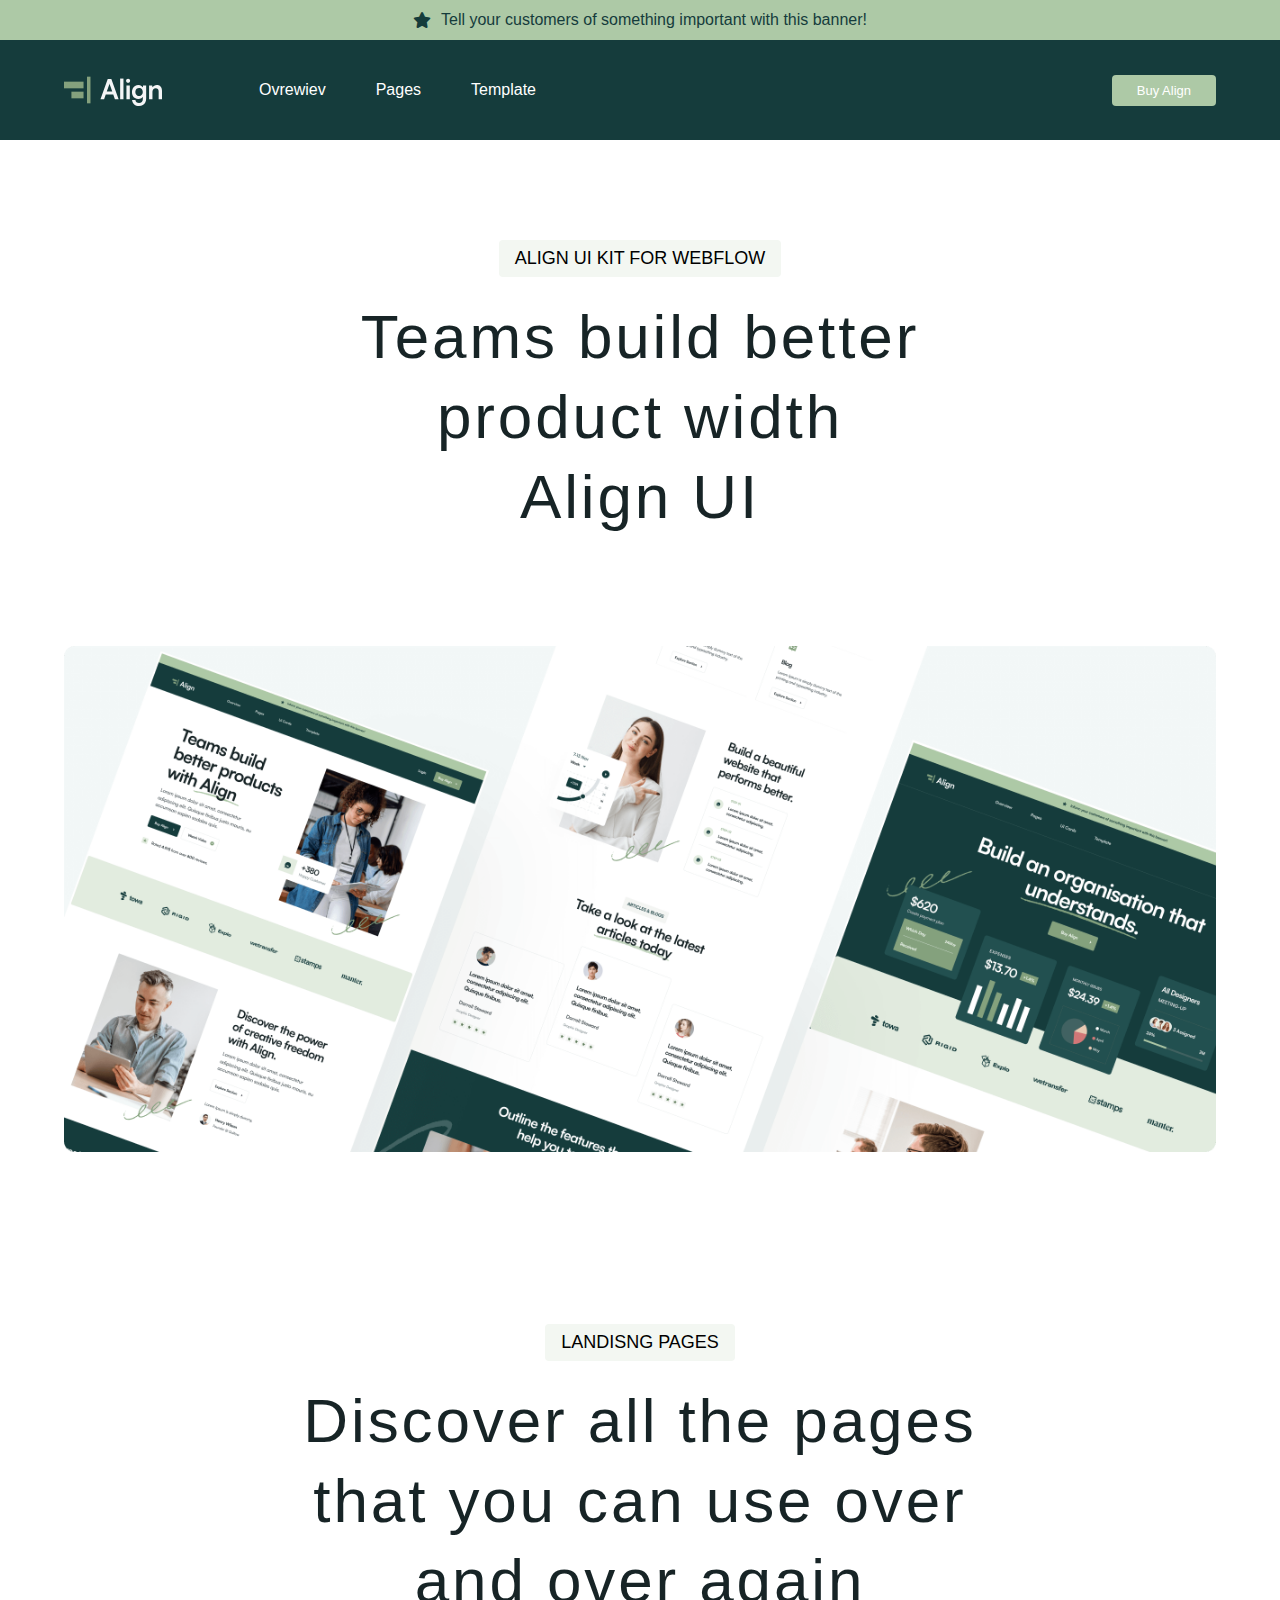
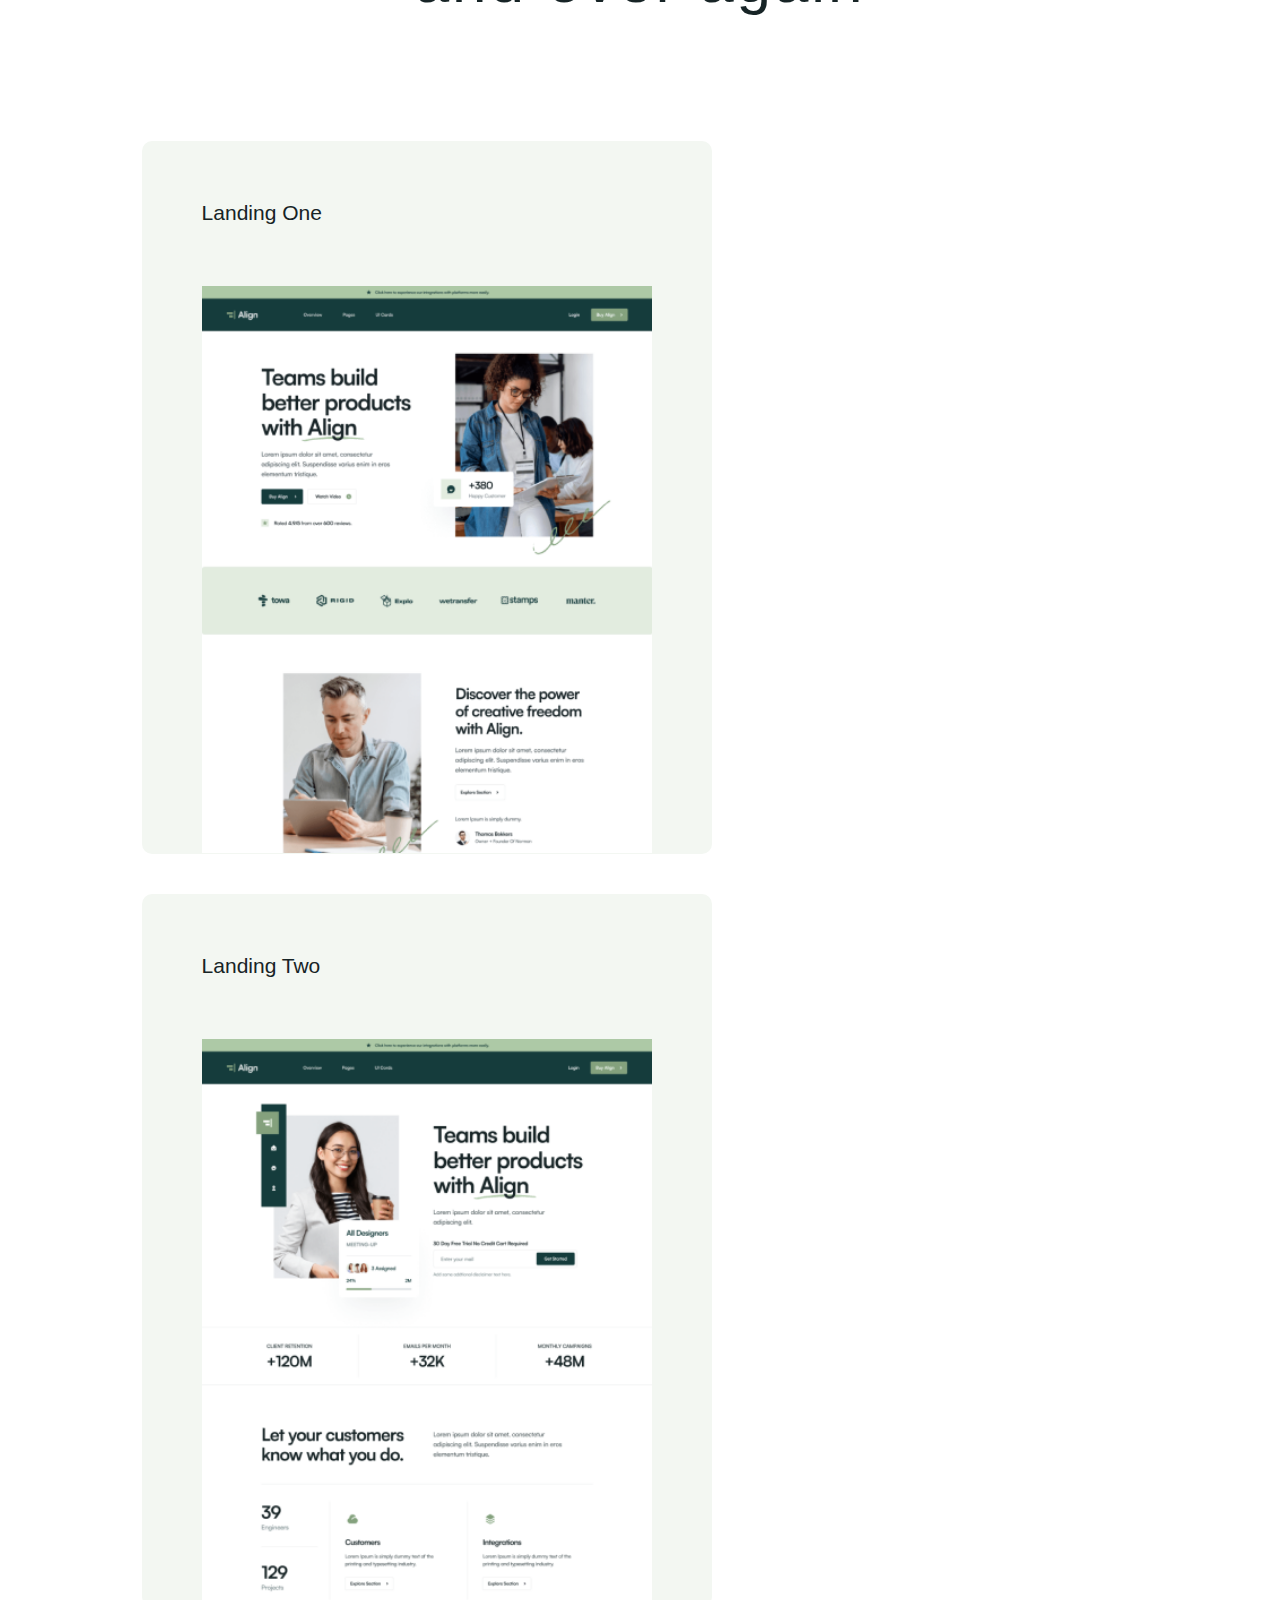
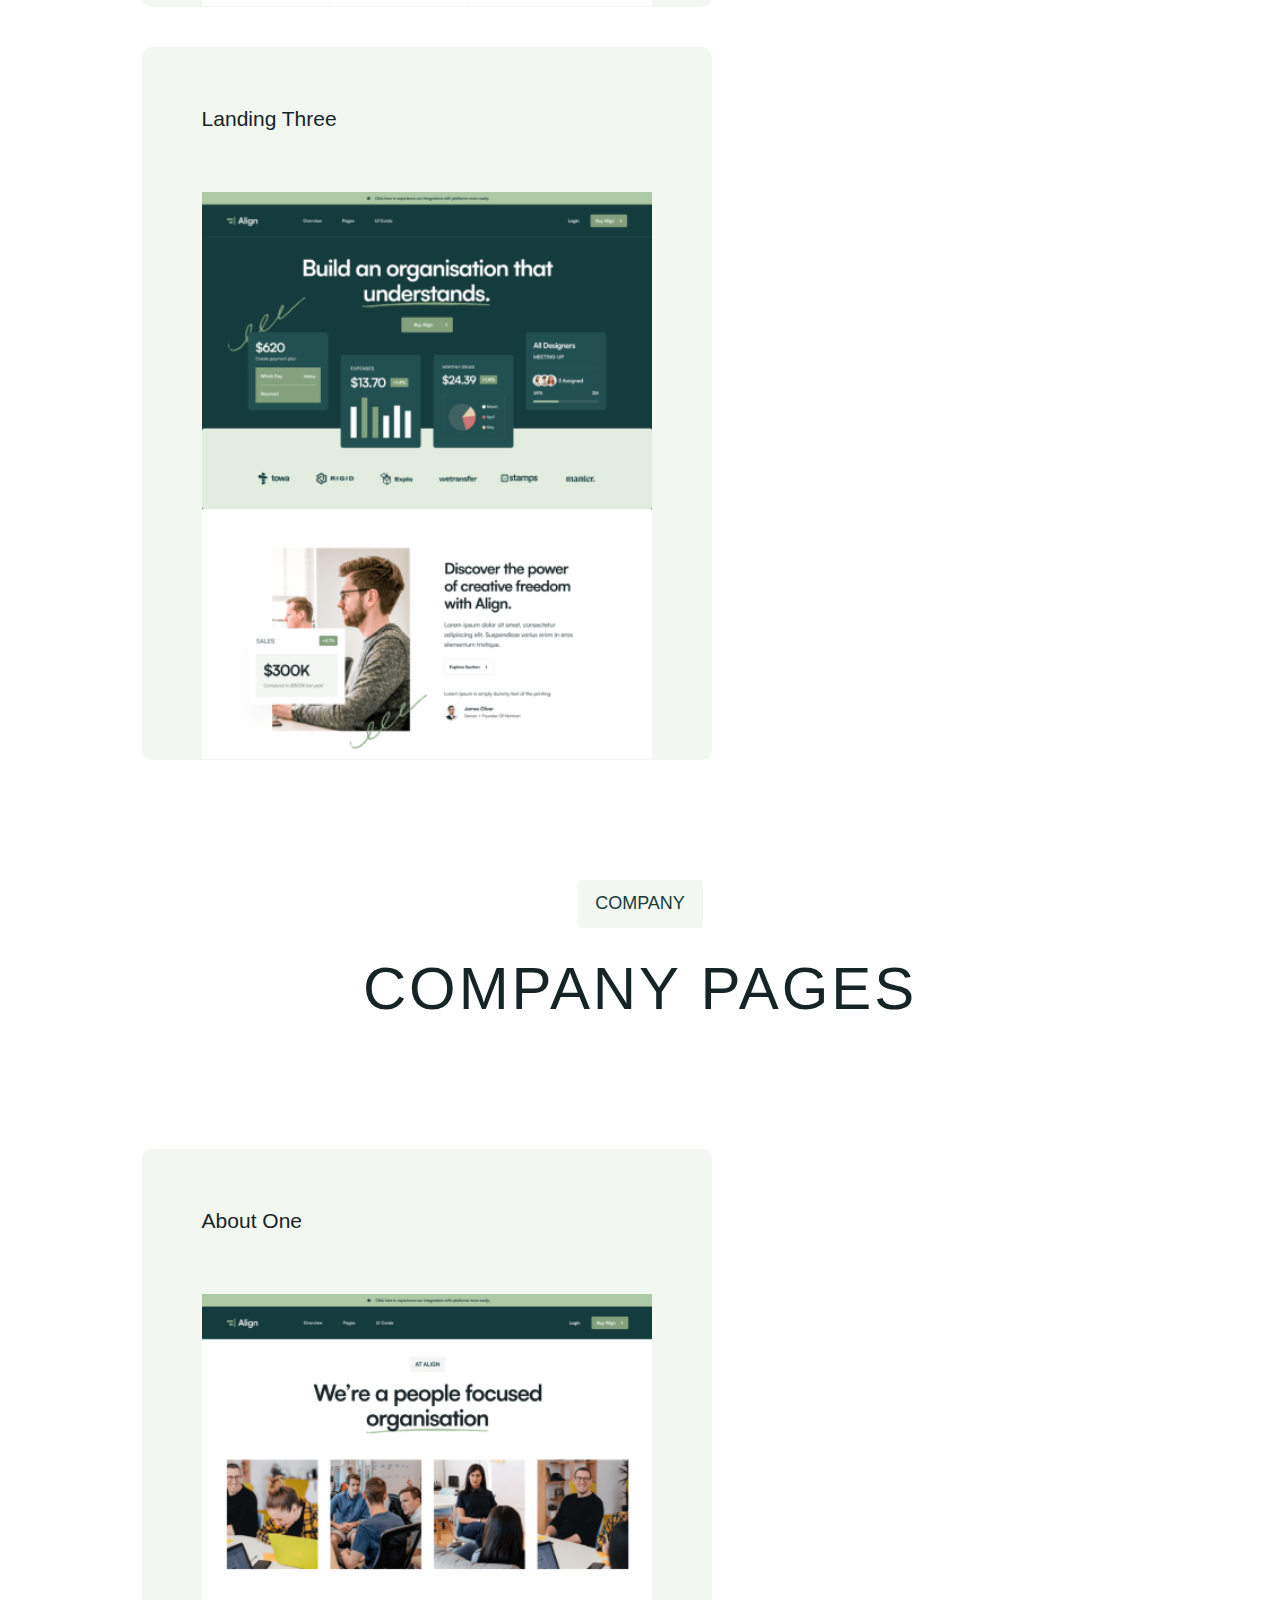
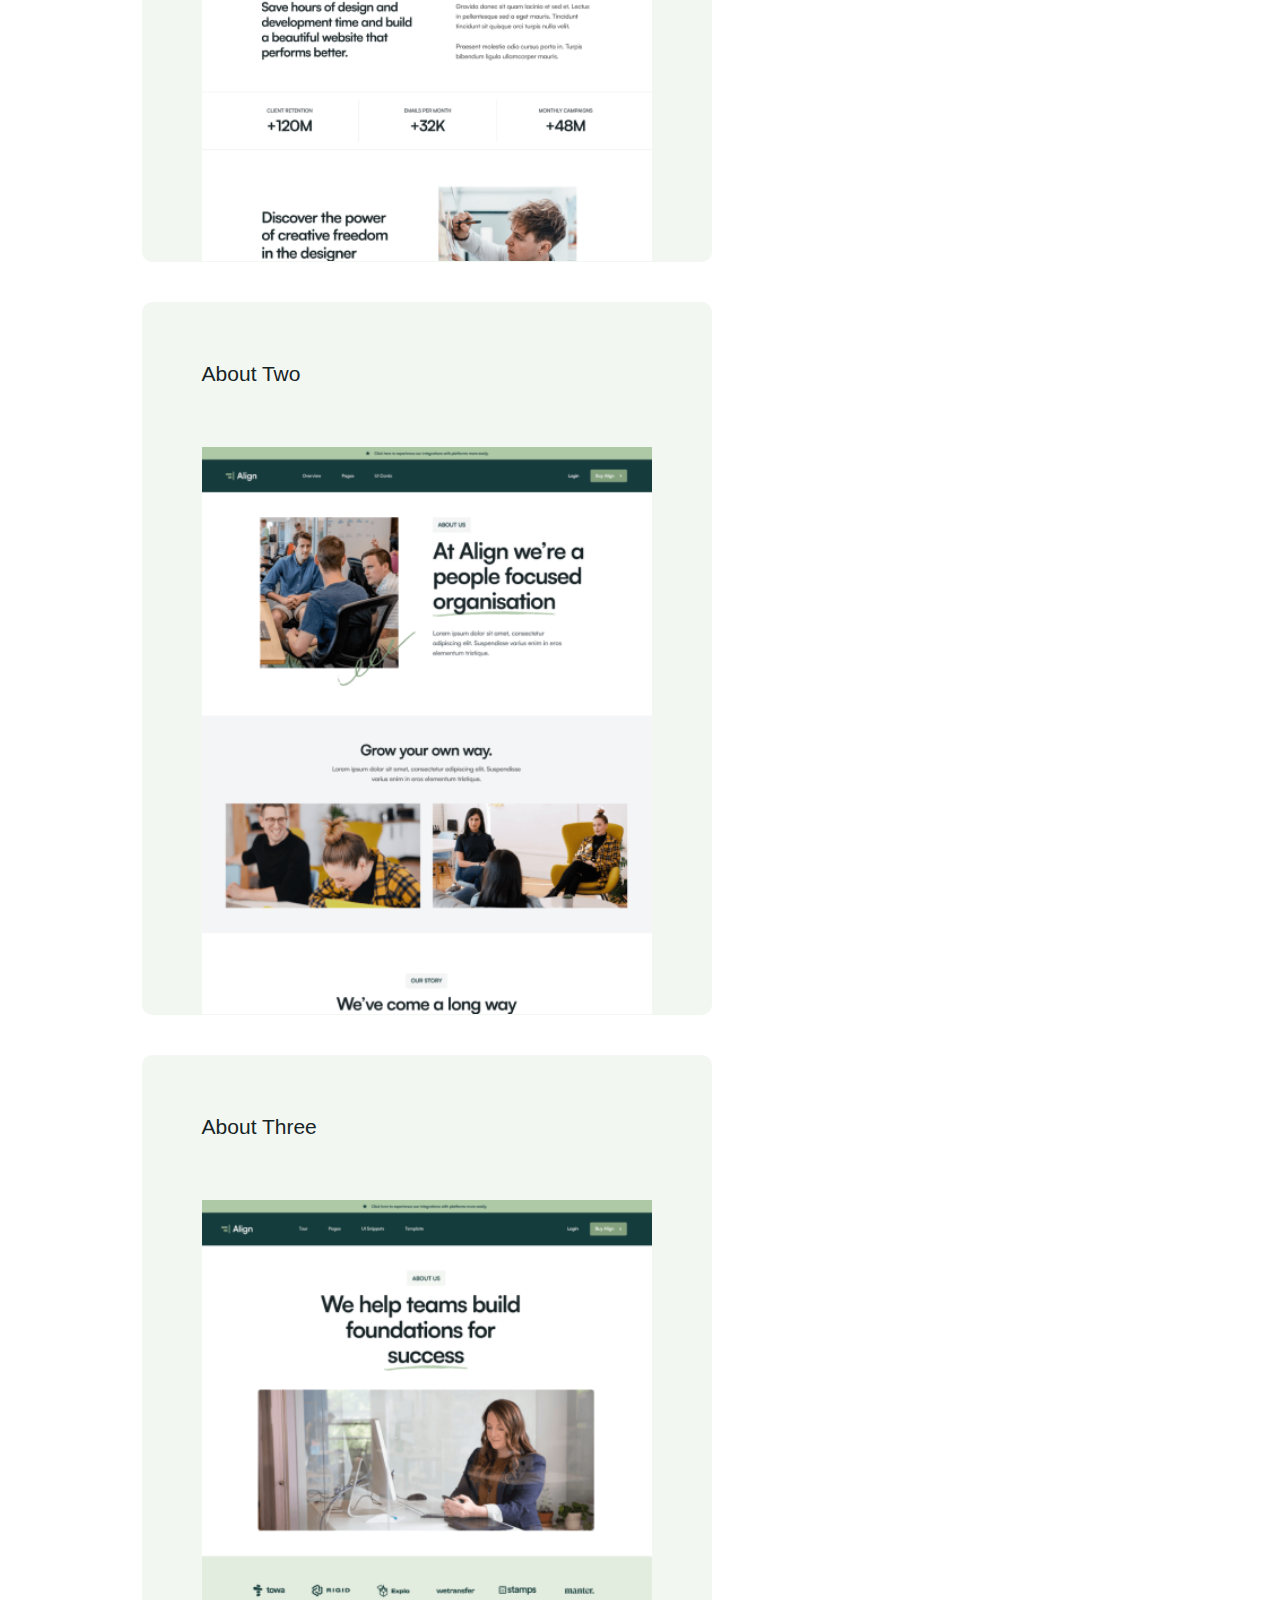
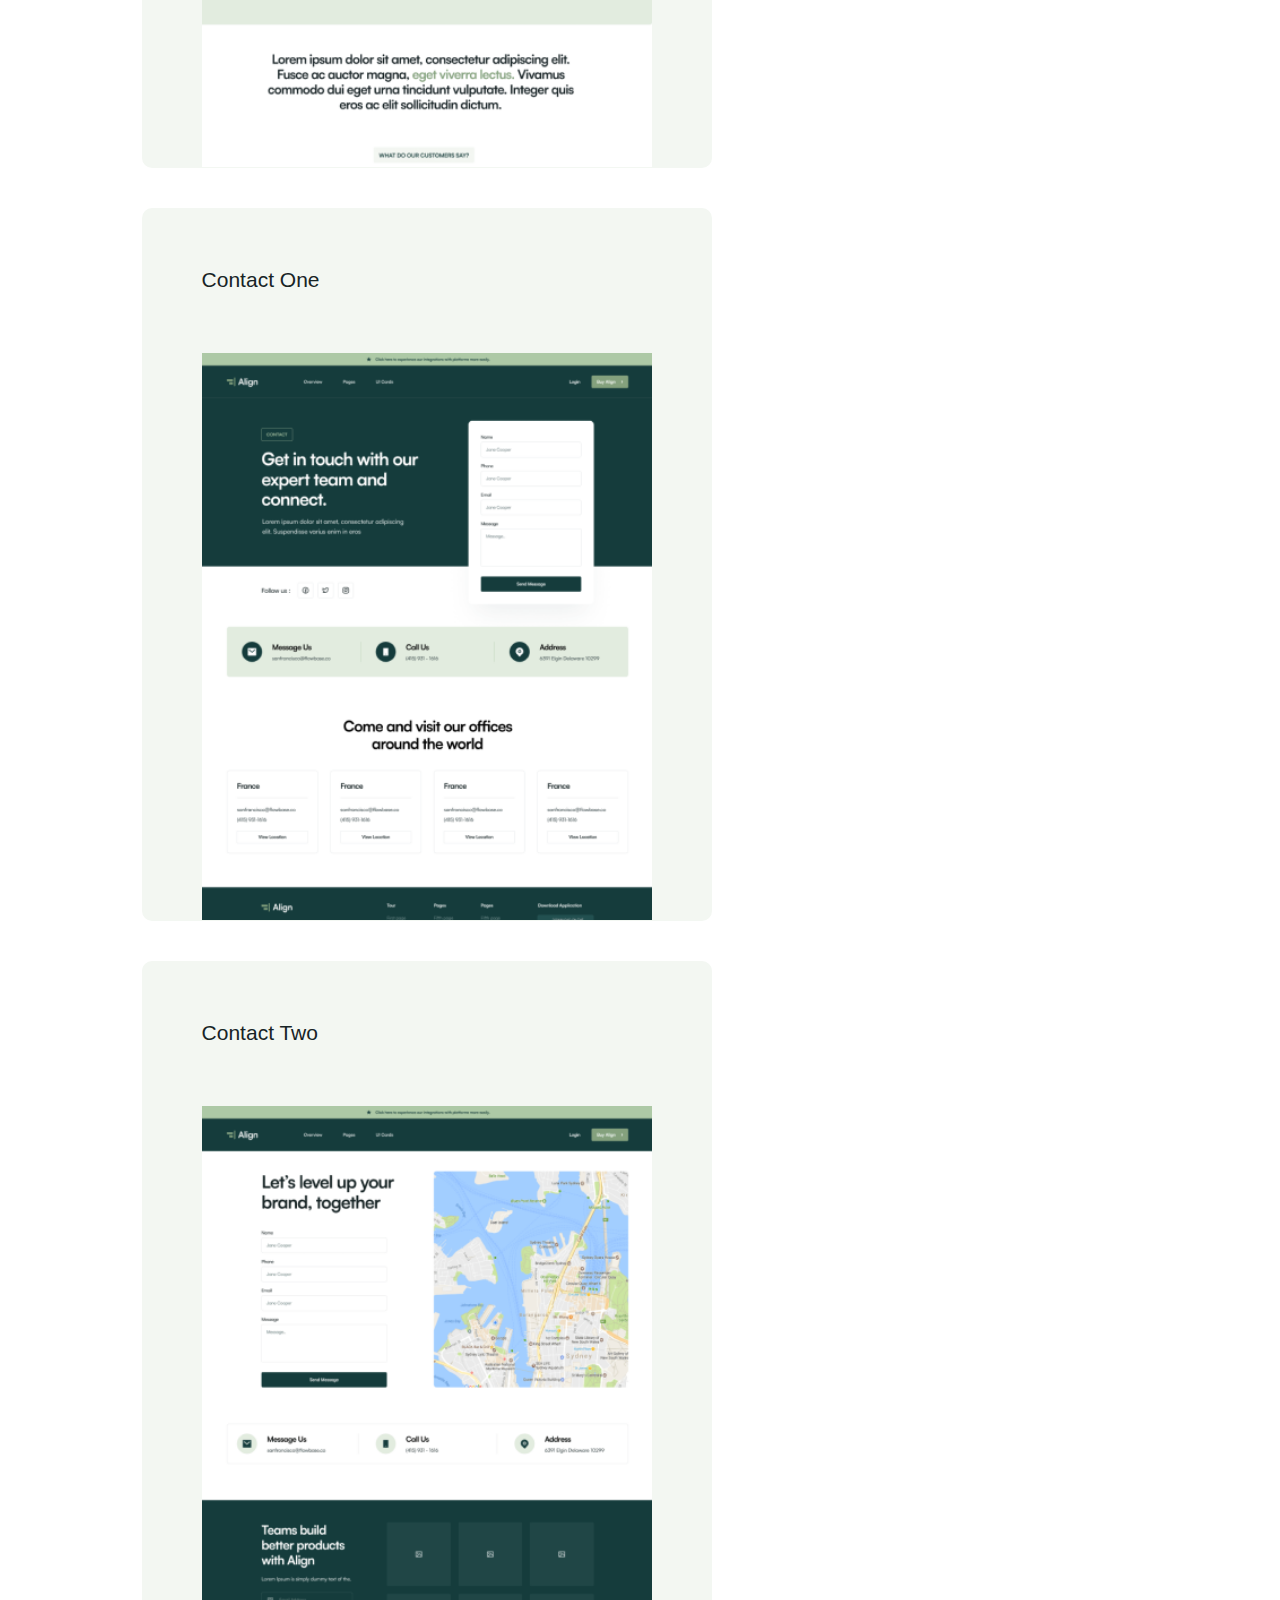
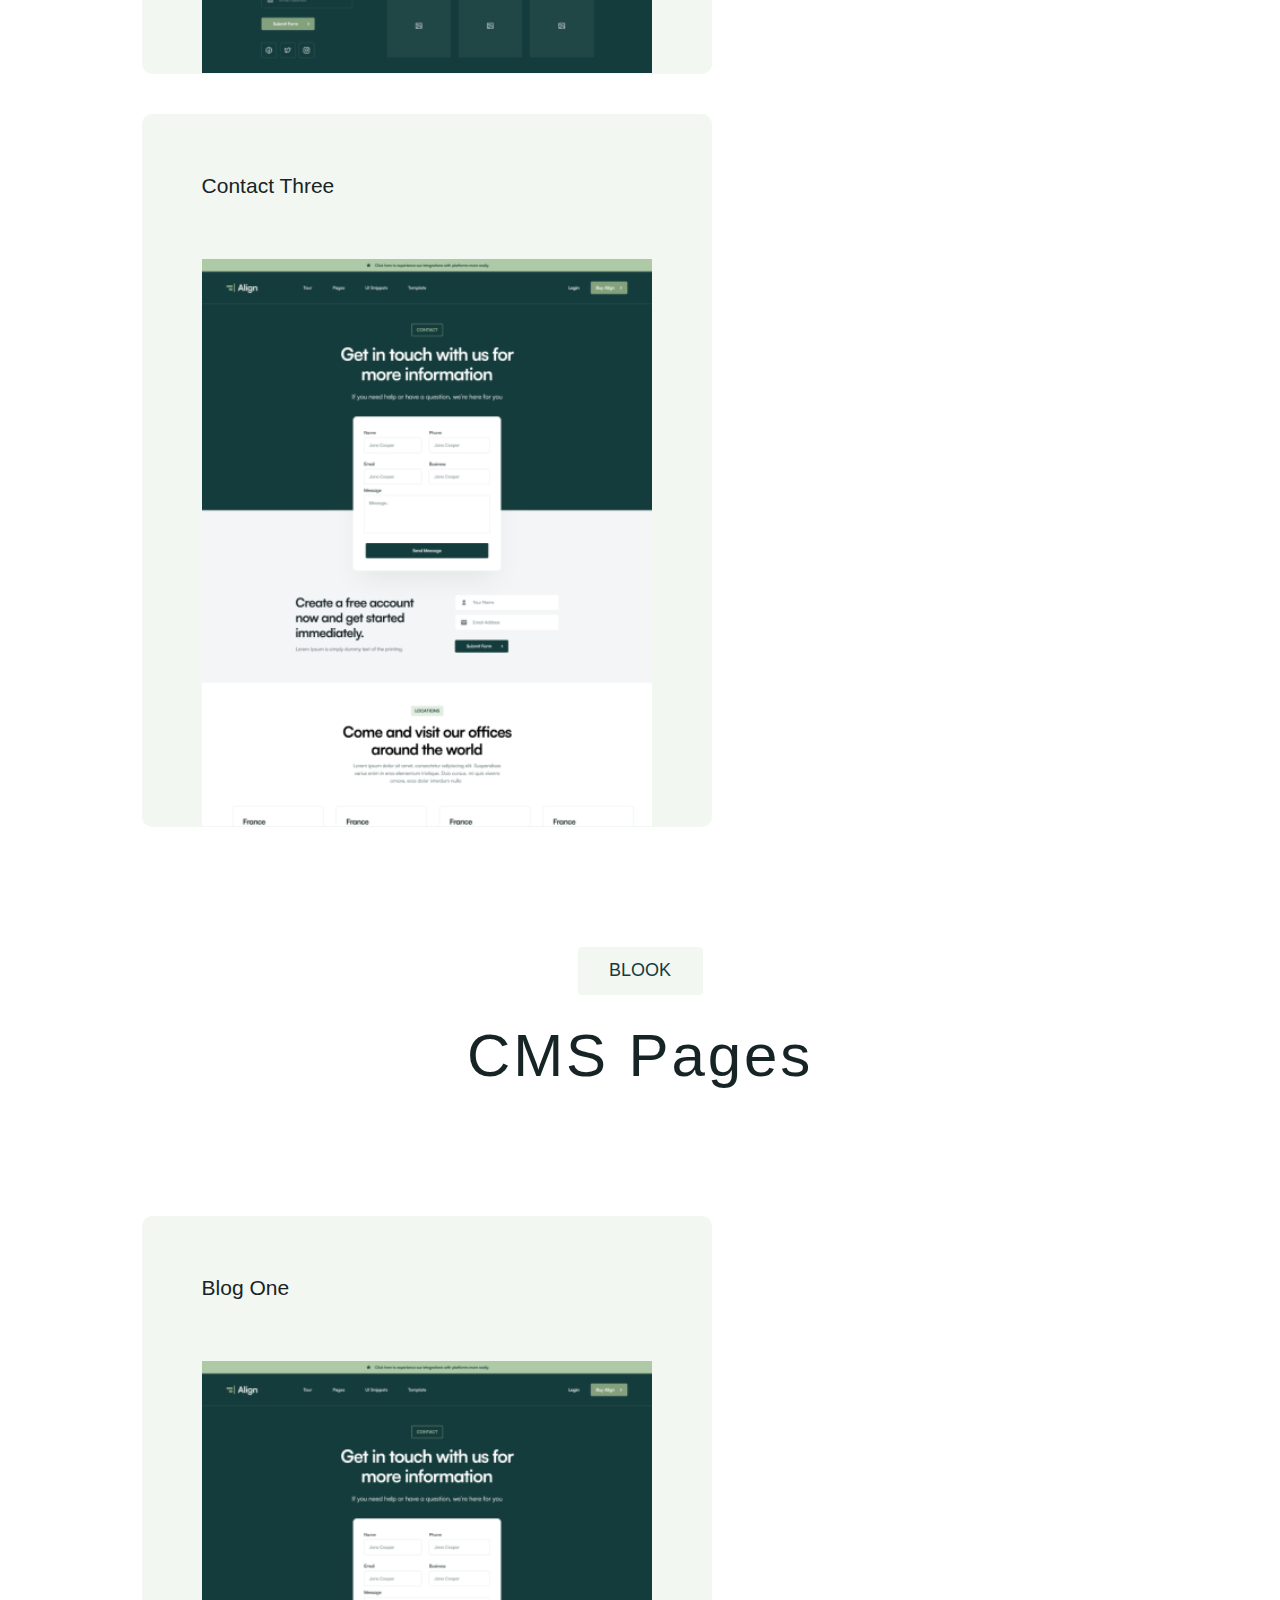
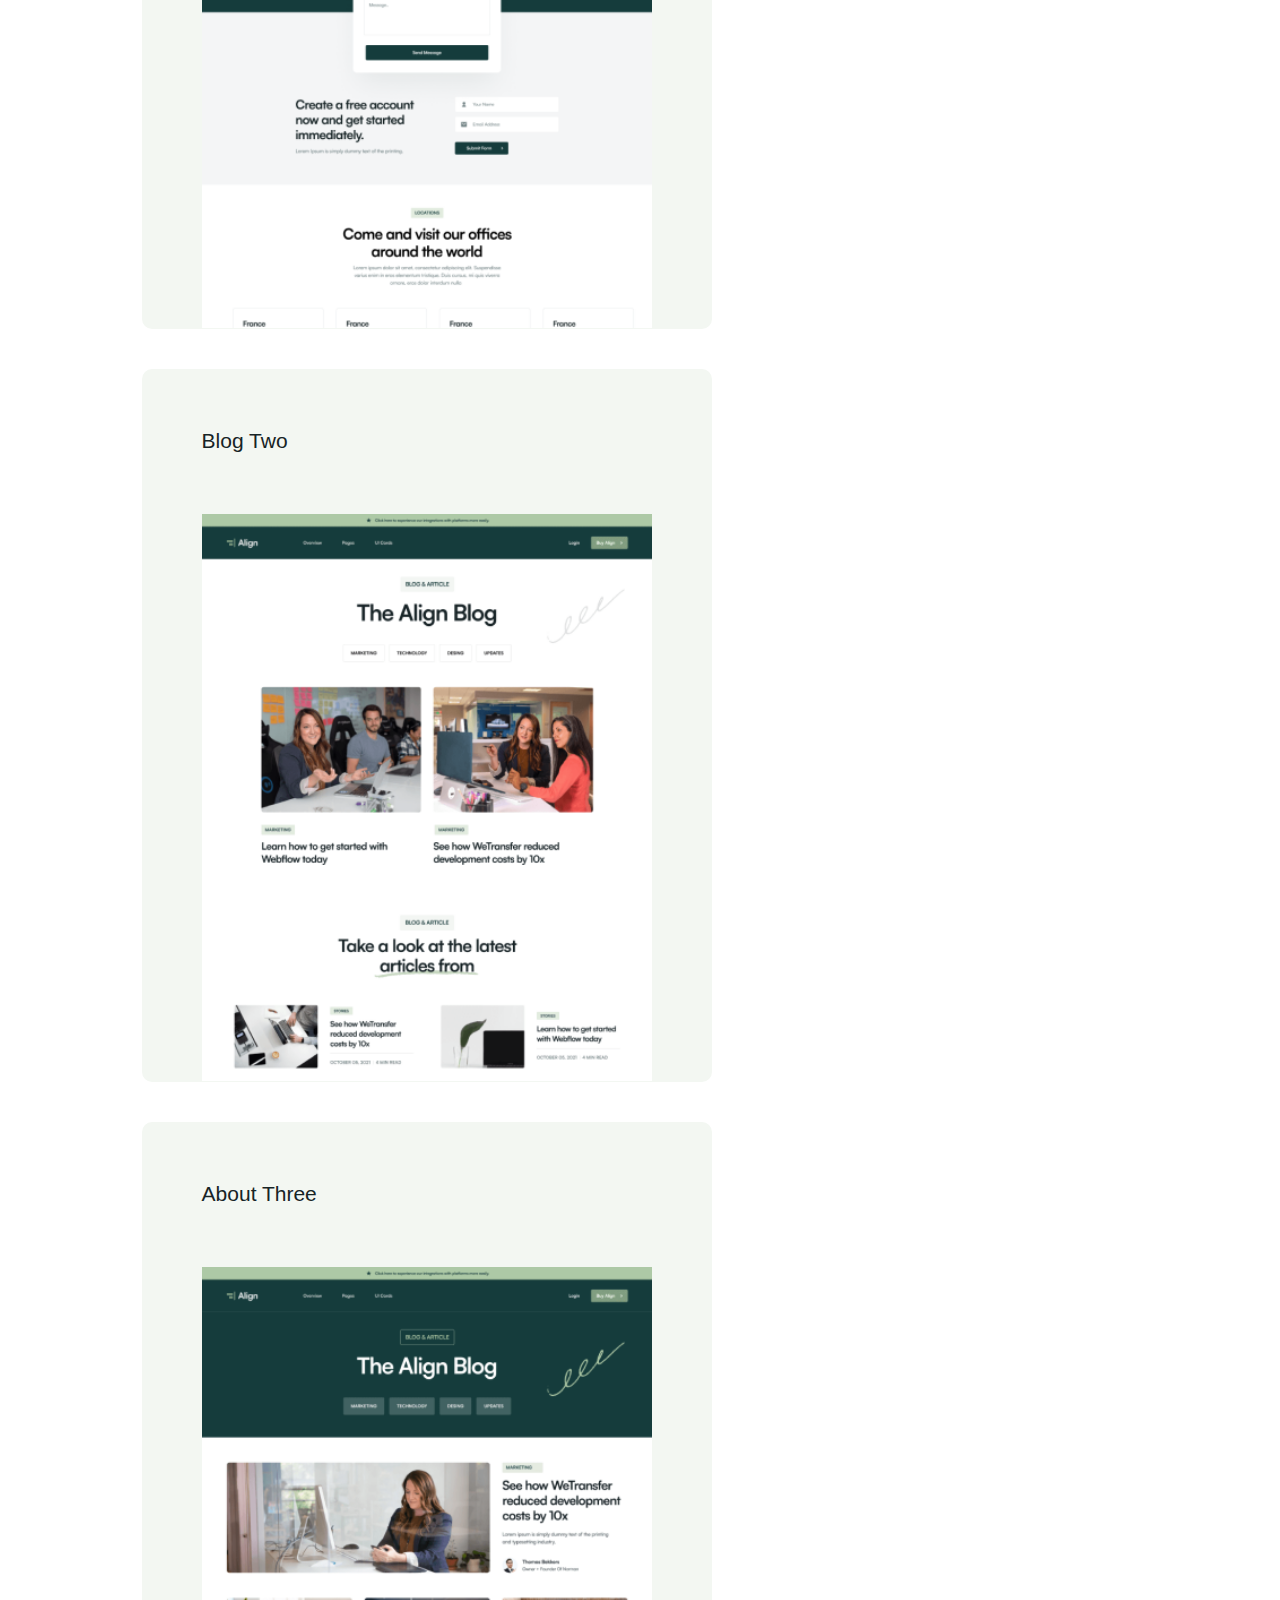
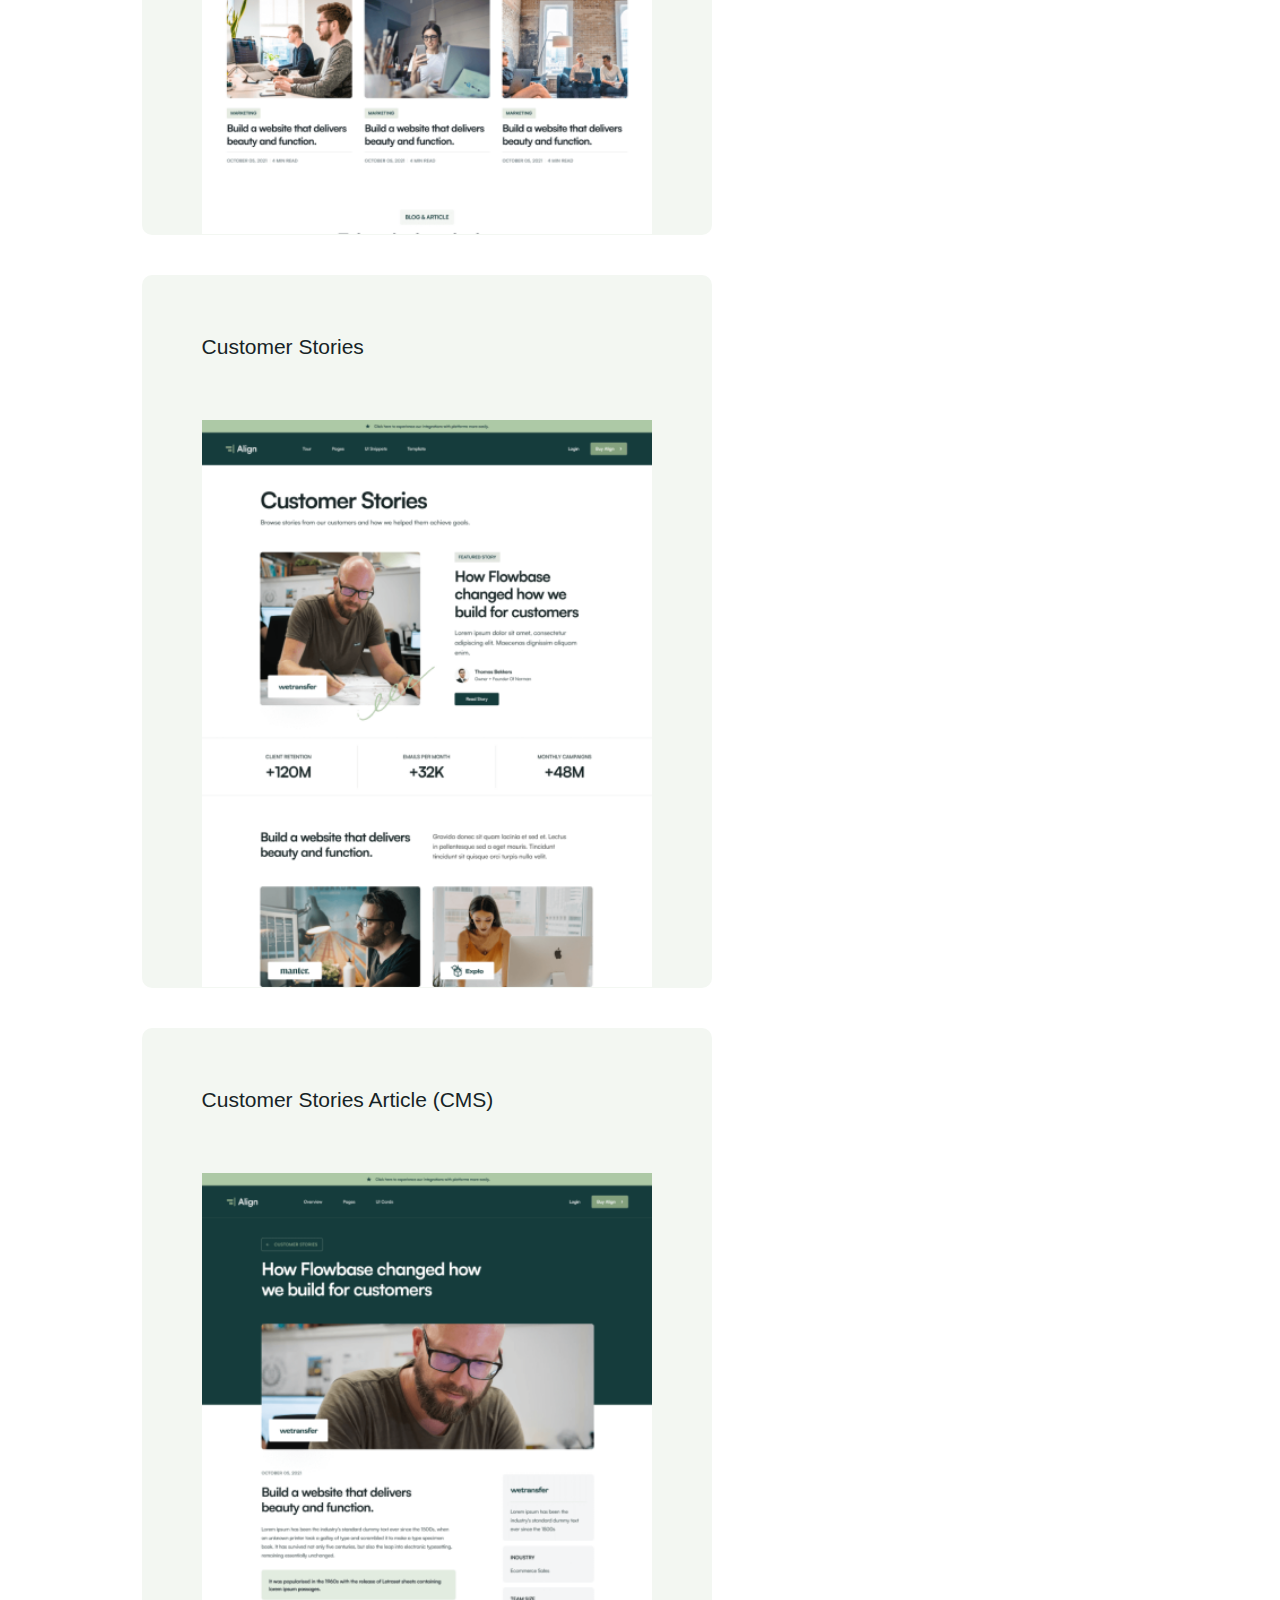
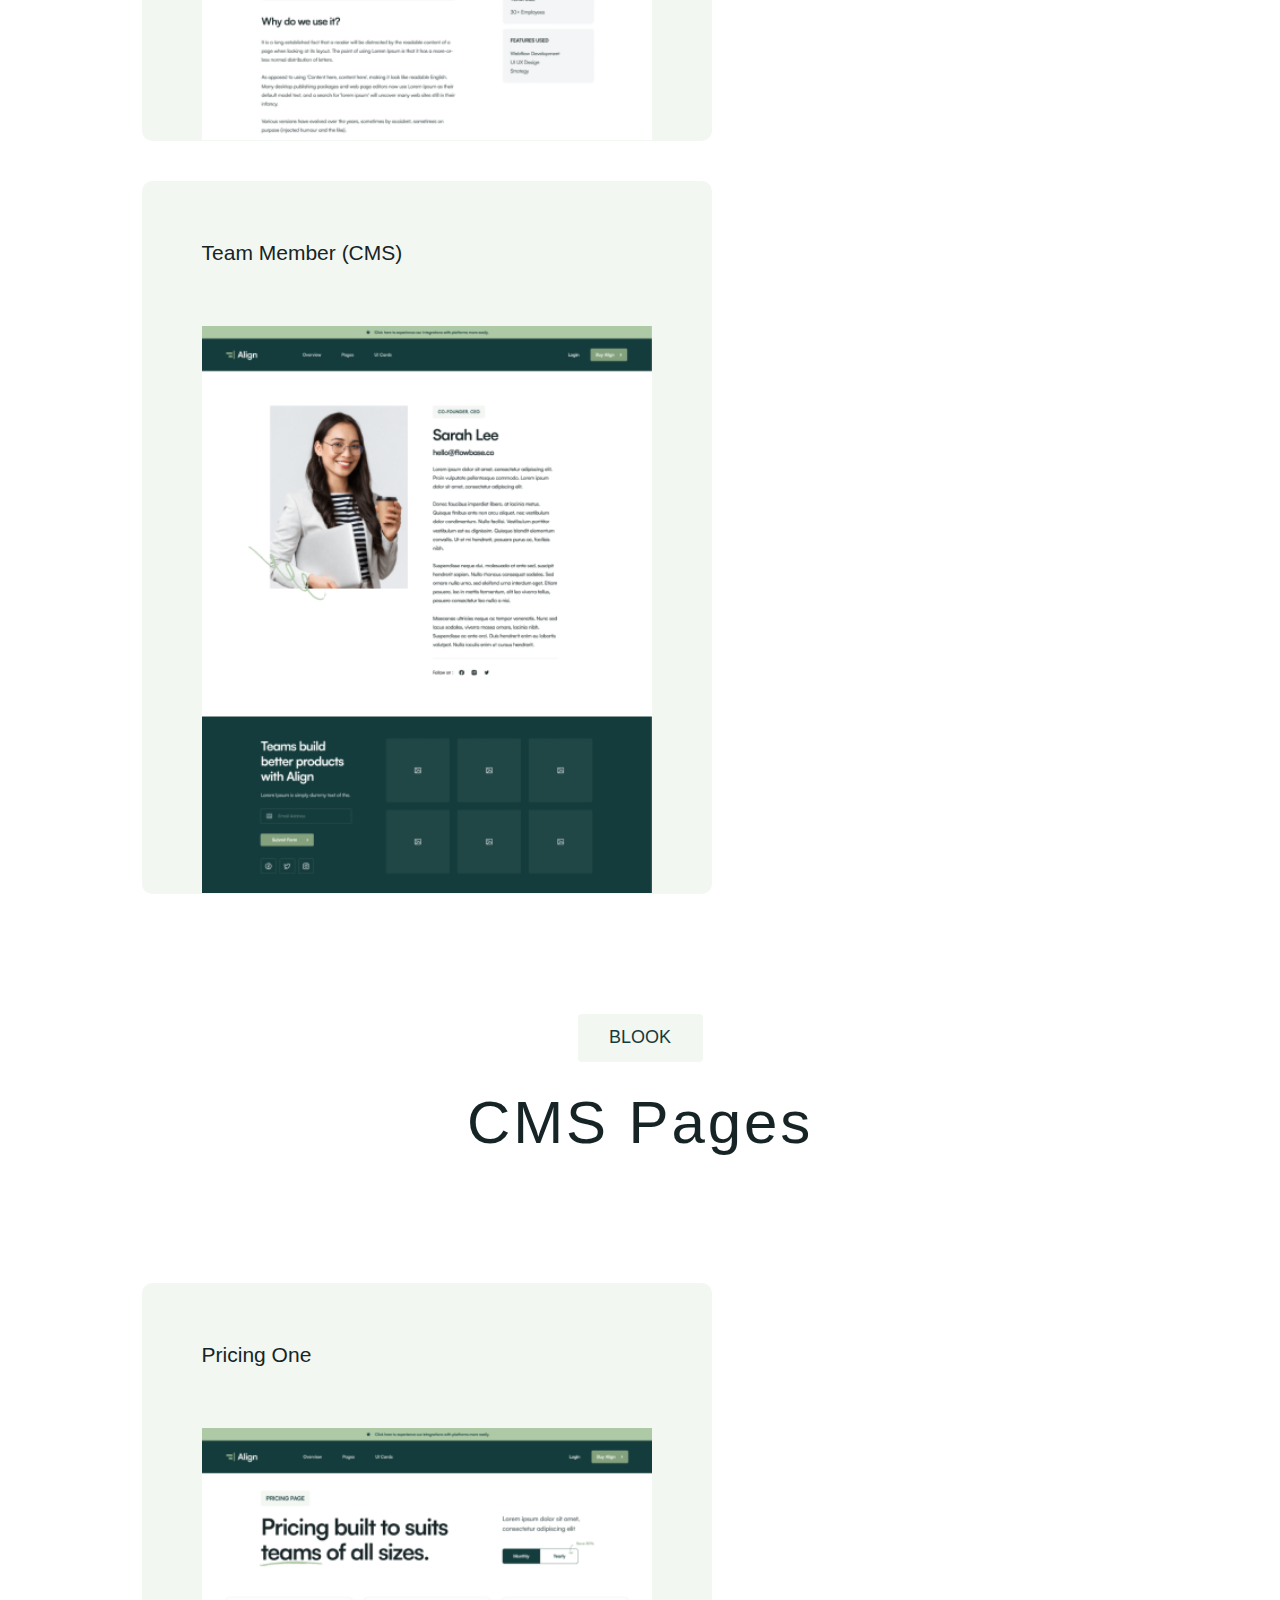
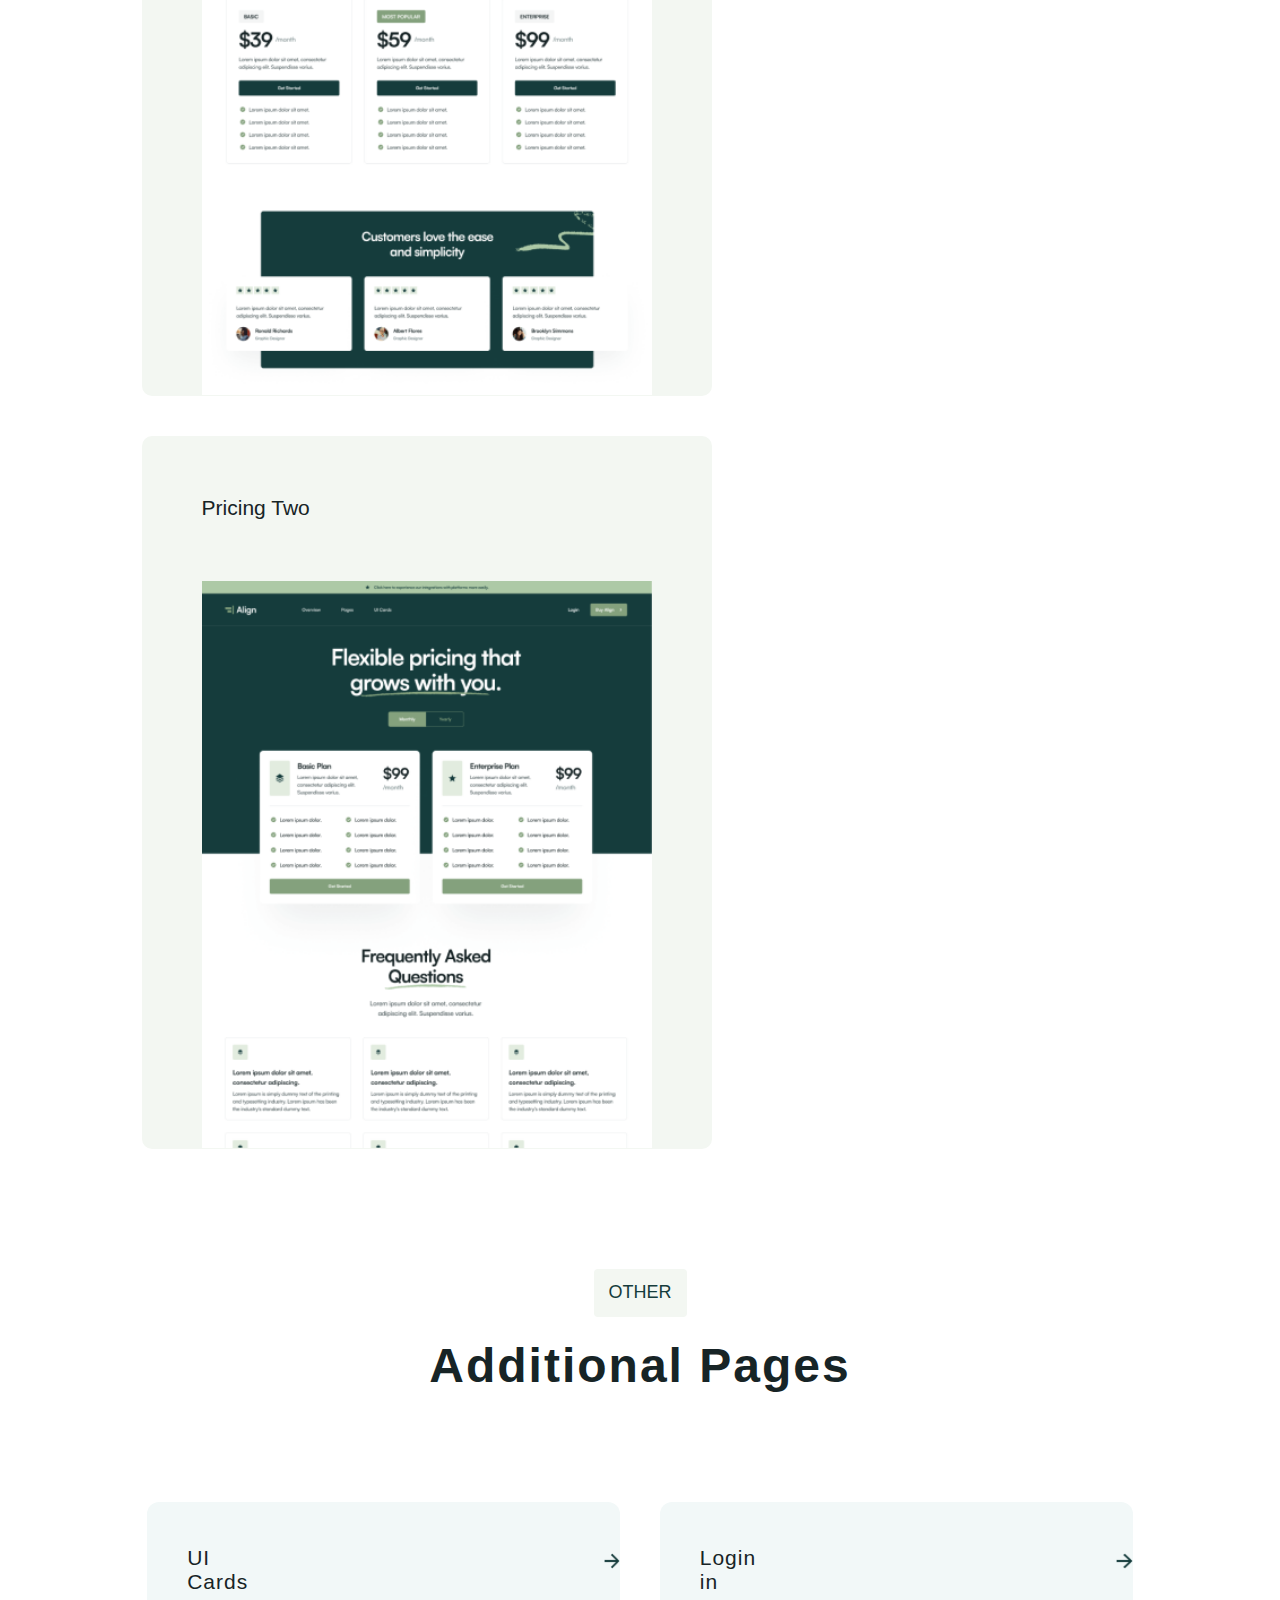
<file: index.html>
<!DOCTYPE html>
<html lang="en">
<head>
    <meta charset="UTF-8">
    <meta http-equiv="X-UA-Compatible" content="IE=edge">
    <meta name="viewport" content="width=device-width, initial-scale=1.0">
    <title>Practice</title>
    <link rel="stylesheet" href="./style.css">
    <link rel="stylesheet" href="https://cdnjs.cloudflare.com/ajax/libs/font-awesome/6.0.0/css/all.min.css" integrity="sha512-9usAa10IRO0HhonpyAIVpjrylPvoDwiPUiKdWk5t3PyolY1cOd4DSE0Ga+ri4AuTroPR5aQvXU9xC6qOPnzFeg==" crossorigin="anonymous" referrerpolicy="no-referrer" />
</head>
<body>
    <div class="top_nav">
        <i class="fas fa-star"></i> 
        <p>Tell your customers of something important with this banner!</p>
    </div>
    <div class="nav">
        <div class="container">
            <img src="./IMAGE (1).svg" alt="">
            <ul class="nav_collection">
                <li class="item"> <a href="">Ovrewiev</a> </li>
                <li class="item"> <a href="">Pages</a> </li>
                <li class="item"> <a href="">Template</a> </li>
            </ul>
            <button class="btn">Buy Align</button>
        </div>
    </div>
    <div class="banner">
        <button class="light_btn">ALIGN UI KIT FOR WEBFLOW</button>
        <h1 class="banner_title">Teams build better <br>product width <br> Align UI</h1>
        <img src="./IMAGE (2).png" alt="">
    </div>
    <div class="landing_pages">
        <button class="light_btn">LANDISNG PAGES</button>
        <h1 class="banner_title">Discover all the pages <br>that you can use over <br> and over again</h1>
        <div class="landing_wrapper">
            <div class="landing">
                <p>Landing One</p>
                <img src="./IMAGE (3).png" alt="">
            </div>
            <div class="landing">
                <p>Landing Two</p>
                <img src="./IMAGE-1.png" alt="">
            </div>
            <div class="landing">
                <p>Landing Three</p>
                <img src="./IMAGE-2.png" alt="">
            </div>
        </div>
    </div>
    <div class="div1">
        <button class="but">COMPANY</button>
        <h1 class="comp">COMPANY PAGES</h1>
        <div class="div2">
            <div class="div3">
                <p>About One</p>
                <img src="./IMAGE (35).png" alt="">
            </div>
            <div class="div3">
                <p>About Two</p>
                <img src="./IMAGE (36).png" alt="">
            </div>
            <div class="div3">
                <p>About Three</p>
                <img src="./IMAGE (37).png" alt="">
            </div>
            <div class="div3">
                <p>Contact One</p>
                <img src="./IMAGE (38).png" alt="">
            </div>
            <div class="div3">
                <p>Contact Two</p>
                <img src="./IMAGE (39).png" alt="">
            </div>
            <div class="div3">
                <p>Contact Three</p>
                <img src="./IMAGE (40).png" alt="">
            </div>
        </div>
    </div>
    <div class="div1">
        <button class="but">BLOOK</button>
        <h1 class="comp">CMS Pages</h1>
        <div class="div2">
            <div class="div3">
                <p>Blog One</p>
                <img src="./IMAGE (40).png" alt="">
            </div>
            <div class="div3">
                <p>Blog Two</p>
                <img src="./IMAGE (41).png" alt="">
            </div>
            <div class="div3">
                <p>About Three</p>
                <img src="./IMAGE (42).png" alt="">
            </div>
            <div class="div3">
                <p>Customer Stories</p>
                <img src="./IMAGE (43).png" alt="">
            </div>
            <div class="div3">
                <p>Customer Stories Article (CMS)</p>
                <img src="./IMAGE (44).png" alt="">
            </div>
            <div class="div3">
                <p>Team Member (CMS)</p>
                <img src="./IMAGE (45).png" alt="">
            </div>
        </div>
    </div>
    <div class="div1">
        <button class="but">BLOOK</button>
        <h1 class="comp">CMS Pages</h1>
        <div class="div2">
            <div class="div3">
                <p>Pricing One</p>
                <img src="./IMAGE (46).png" alt="">
            </div>
            <div class="div3">
                <p>Pricing Two</p>
                <img src="./IMAGE (47).png" alt="">
            </div>
        </div>
    </div>
    <div class="div4">
        <button class="other">OTHER</button>
        <h1 class="add">Additional Pages</h1>
        <div class="div5">
            <div class="div6">
                <p class="cardu">UI Cards</p>
                <img class="vector" src="./Vector (4).png" alt="">
            </div>
            <div class="div6">
                <p class="cardu">Login in</p>
                <img class="vector" src="./Vector (4).png" alt="">
            </div>
            <div class="div6">
                <p class="cardu">Register</p>
                <img class="vector" src="./Vector (4).png" alt="">
            </div>
            <div class="div6">
                <p class="cardu">Passwod</p>
                <img class="vector" src="./Vector (4).png" alt="">
            </div>
            <div class="div6">
                <p class="cardu">40 Error</p>
                <img class="vector" src="./Vector (4).png" alt="">
            </div>
            <div class="div6">
                <p class="cardu">Style Gin</p>
                <img class="vector" src="./Vector (4).png" alt="">
            </div>
            <div class="div6">
                <p class="cardu">Changelo</p>
                <img class="vector" src="./Vector (4).png" alt="">
            </div>
            <div class="div6">
                <p class="cardu">Licences</p>
                <img class="vector" src="./Vector (4).png" alt="">
            </div>
        </div>
    </div>
    <div class="div7">
        <p class="text_align">Align is the stress-free <br> way to build your website.</p>
        <div class="div8">
            <h1 class="pul">$79</h1>
            <p class="build">Build a better website <br>faster today.</p>
            <button class="purchase">Purchase</button>
        </div>
    </div>

    <div class="div9">
        <div class="div10">
            <div class="div11">
                <h1 class="beatiful">Build a beautiful <br>product with Align</h1>
            <p class="allthe">Align contains all the pages and sections needed <br> to create beautiful digital products with ease.</p>
            <img src="./Frame (1).png" alt="">
            </div>
            <div class="div12">
                <ul class="ul">
                    <li class="li">Owerview</li>
                    <li class="li">Home 1</li>
                    <li class="li">Home 2</li>
                    <li class="li">Home 3</li>
                    <li class="li">Pricing 1</li>
                    <li class="li">Pricing 2</li>
                    <li class="li">Pricing 3</li>
                </ul>

                <ul class="ul1">
                    <li class="li1">Owerview</li>
                    <li class="li1">Home 1</li>
                    <li class="li1">Home 2</li>
                    <li class="li1">Home 3</li>
                    <li class="li1">Pricing 1</li>
                    <li class="li1">Pricing 2</li>
                    <li class="li1">Pricing 3</li>
                    <li class="li1">Owerview</li>
                    <li class="li1">About1</li>
                    <li class="li1">Home 2</li>
                    <li class="li1">Home 3</li>
                    <li class="li1">Pricing 1</li>
                    <li class="li1">About 2</li>
                    <li class="li1">Pricing 3</li>
                </ul>

                <ul class="ul1">
                    <li class="li1">Owerview</li>
                    <li class="li1">Home 1</li>
                    <li class="li1">Home 2</li>
                    <li class="li1">Home 3</li>
                    <li class="li1">Pricing 1</li>
                    <li class="li1">Pricing 2</li>
                    <li class="li1">Pricing 3</li>
                    <li class="li1">Owerview</li>
                    <li class="li1">About1</li>
                    <li class="li1">Home 2</li>
                    <li class="li1">Home 3</li>
                    <li class="li1">Pricing 1</li>
                    <li class="li1">About 2</li>
                    <li class="li1">Pricing 3</li>
                    <li class="li1">Pricing 2</li>
                    <li class="li1">Pricing 3</li>
                </ul>
            </div>
        </div>
    </div>
   

    
</body>
</html>
</file>
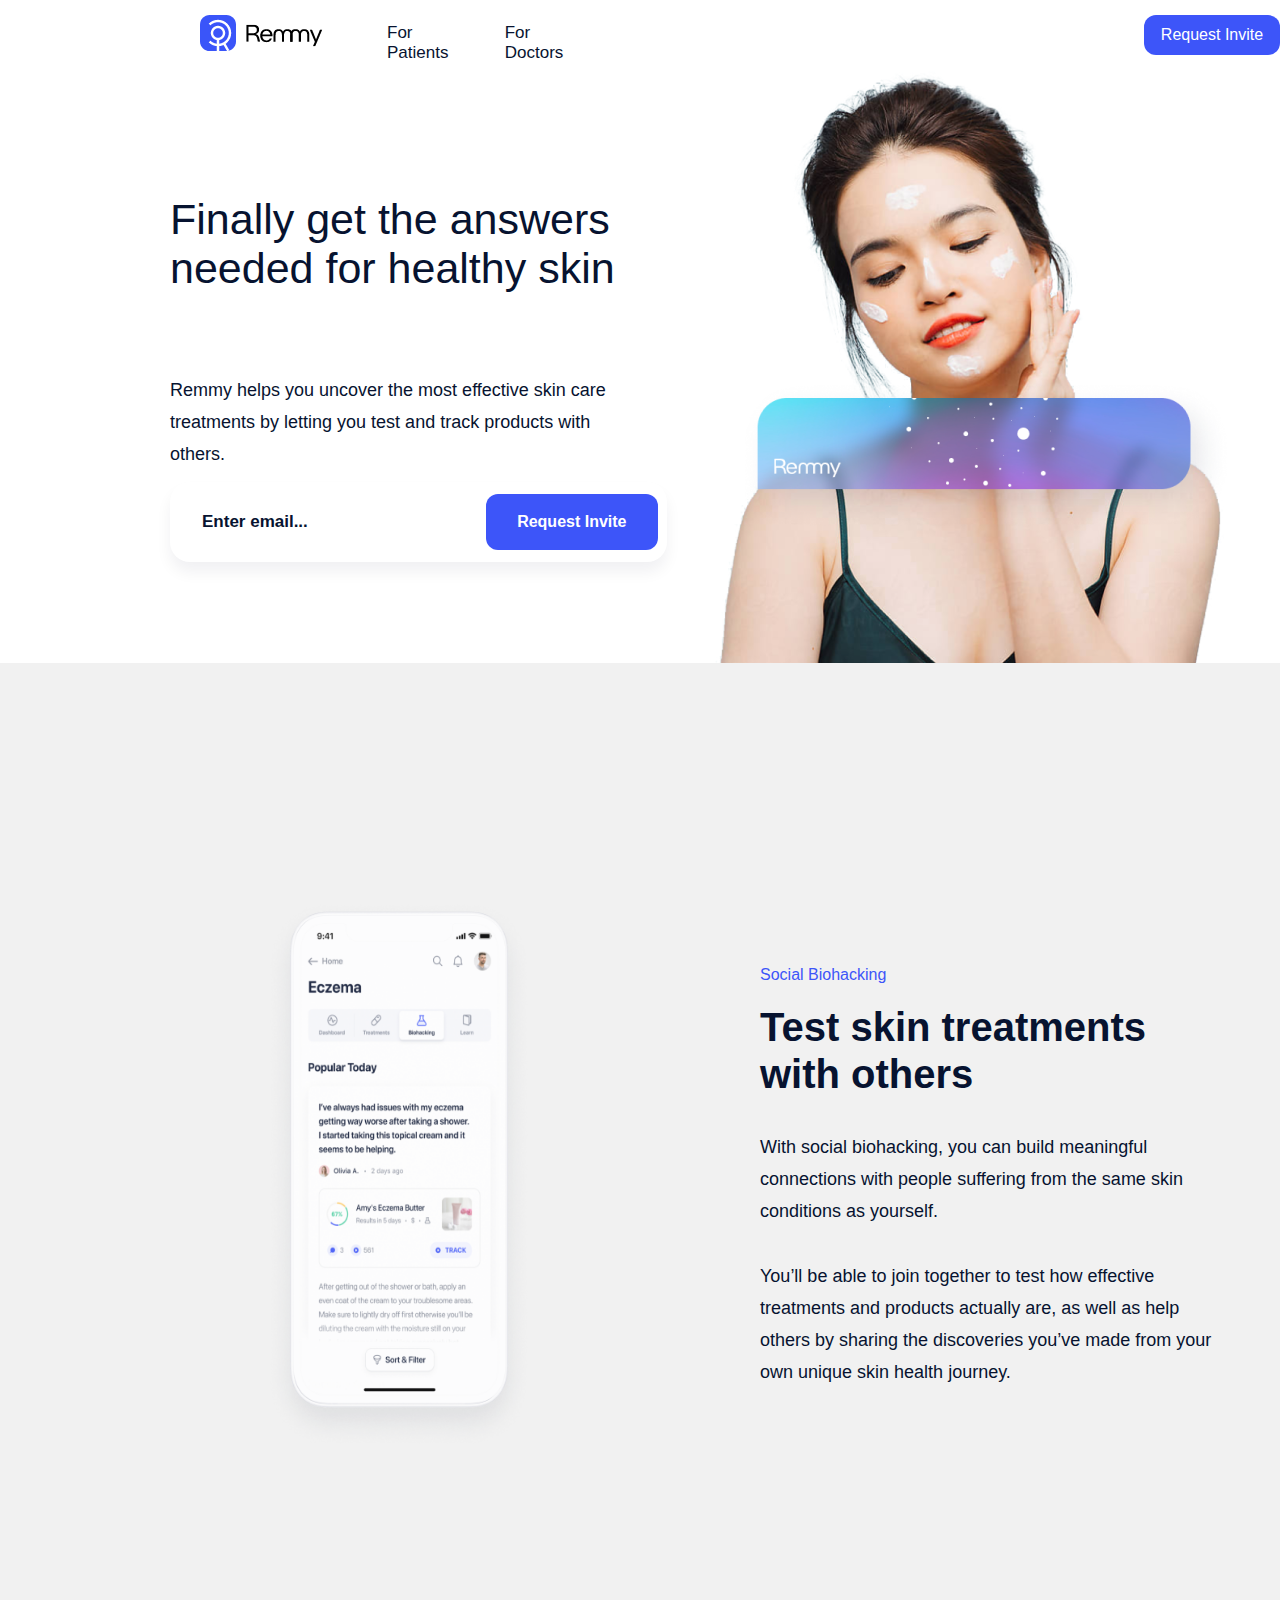
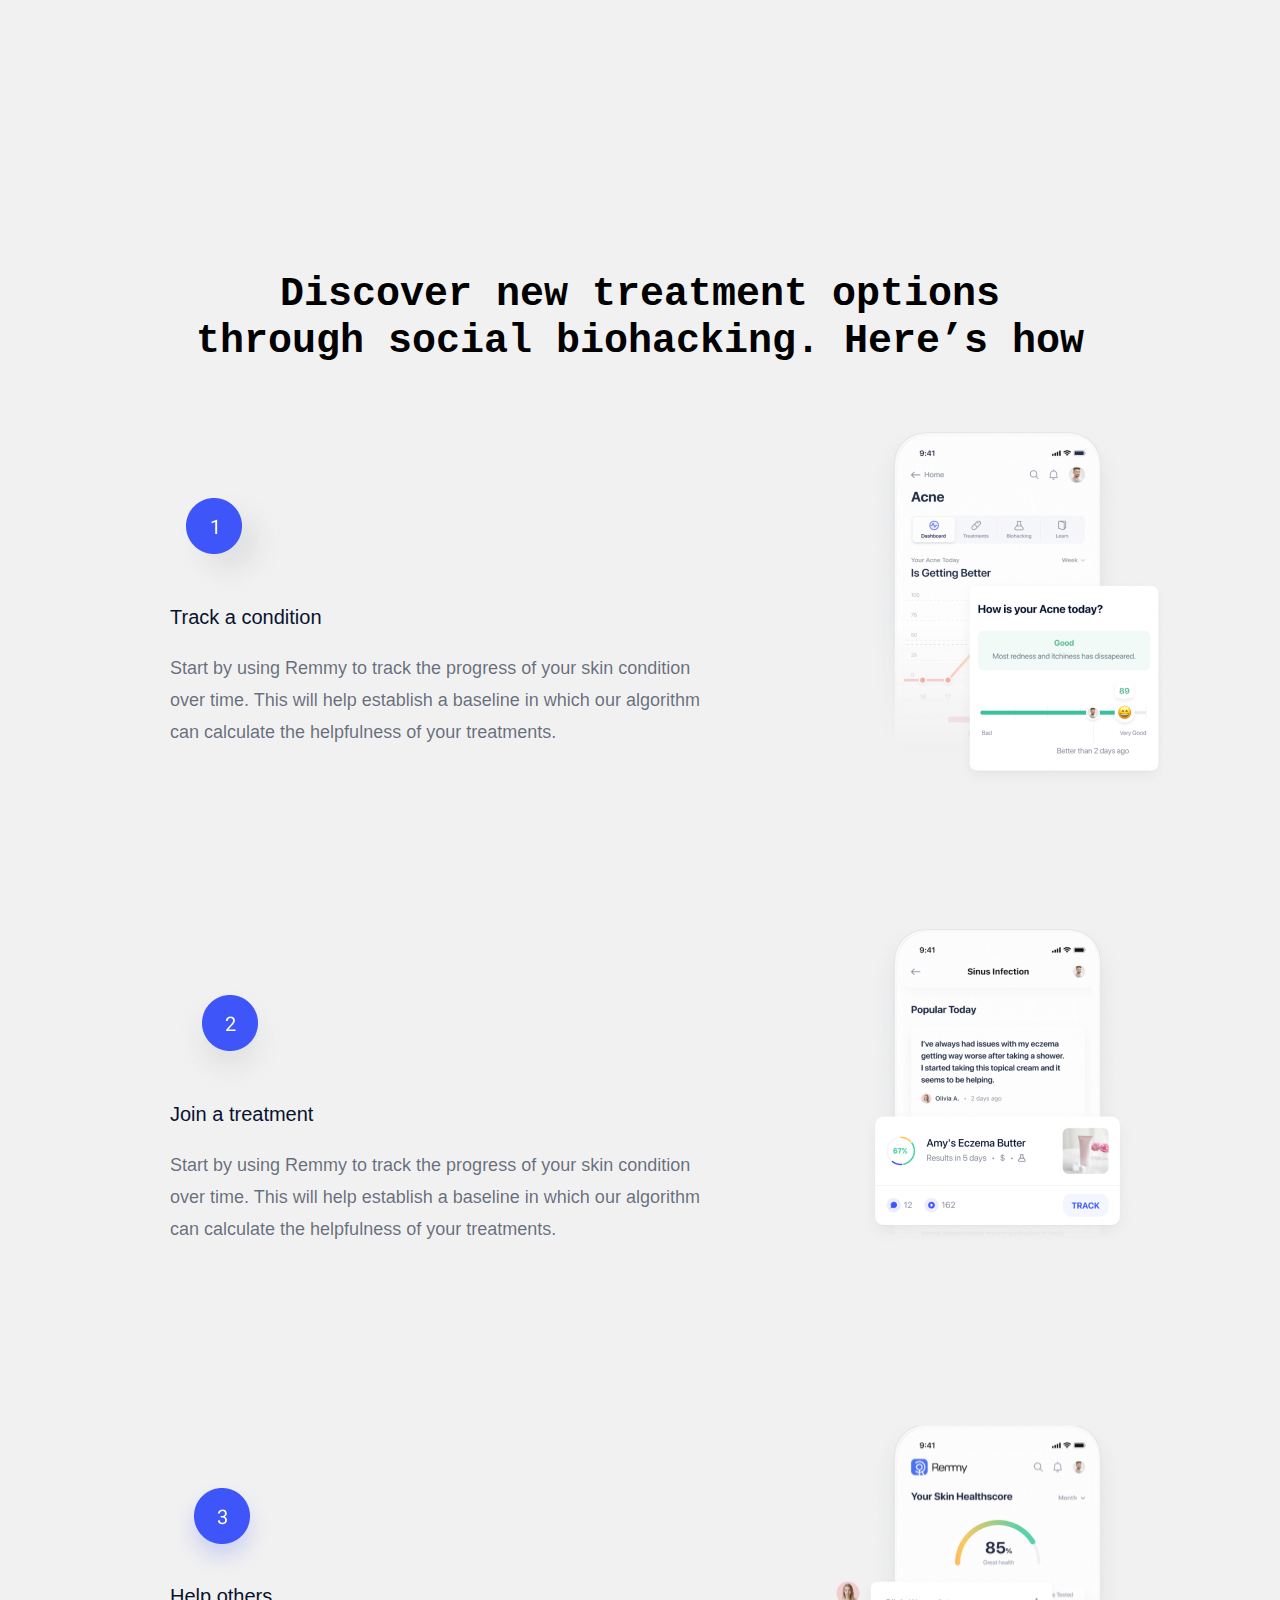
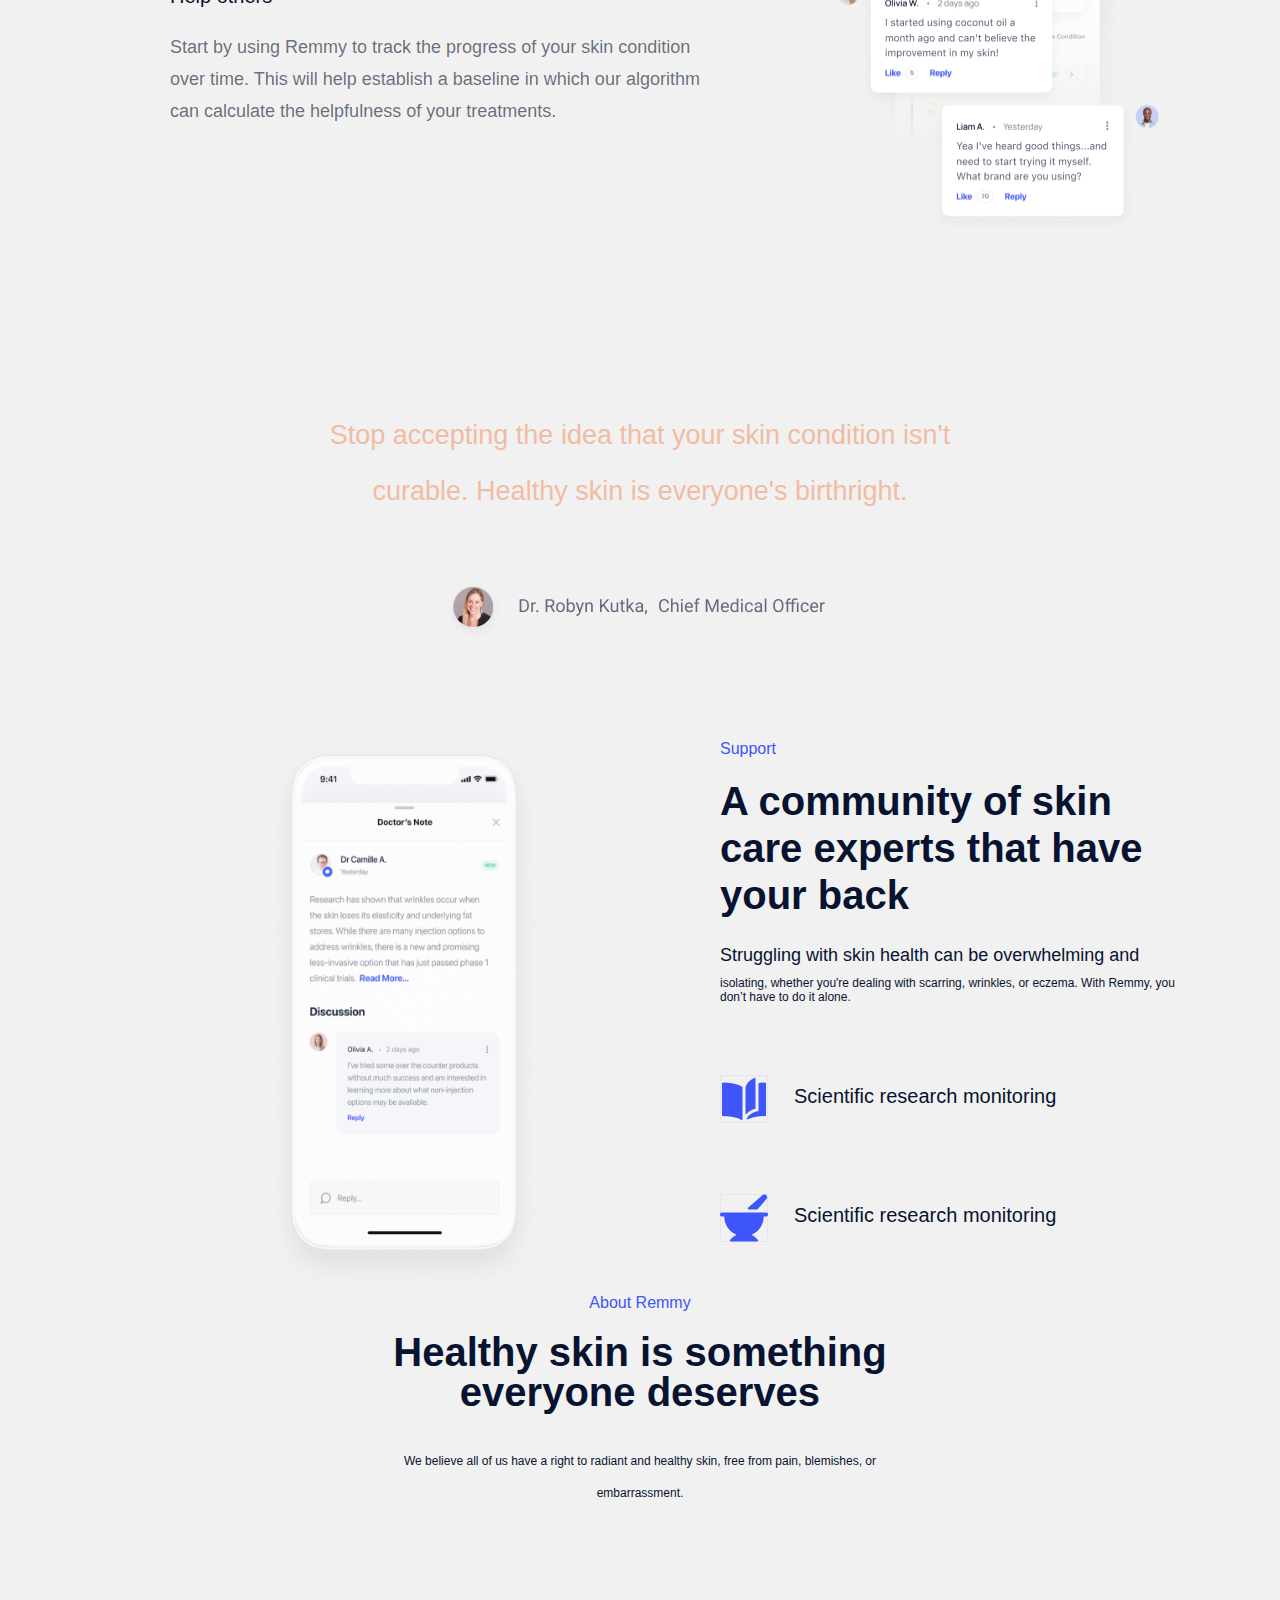
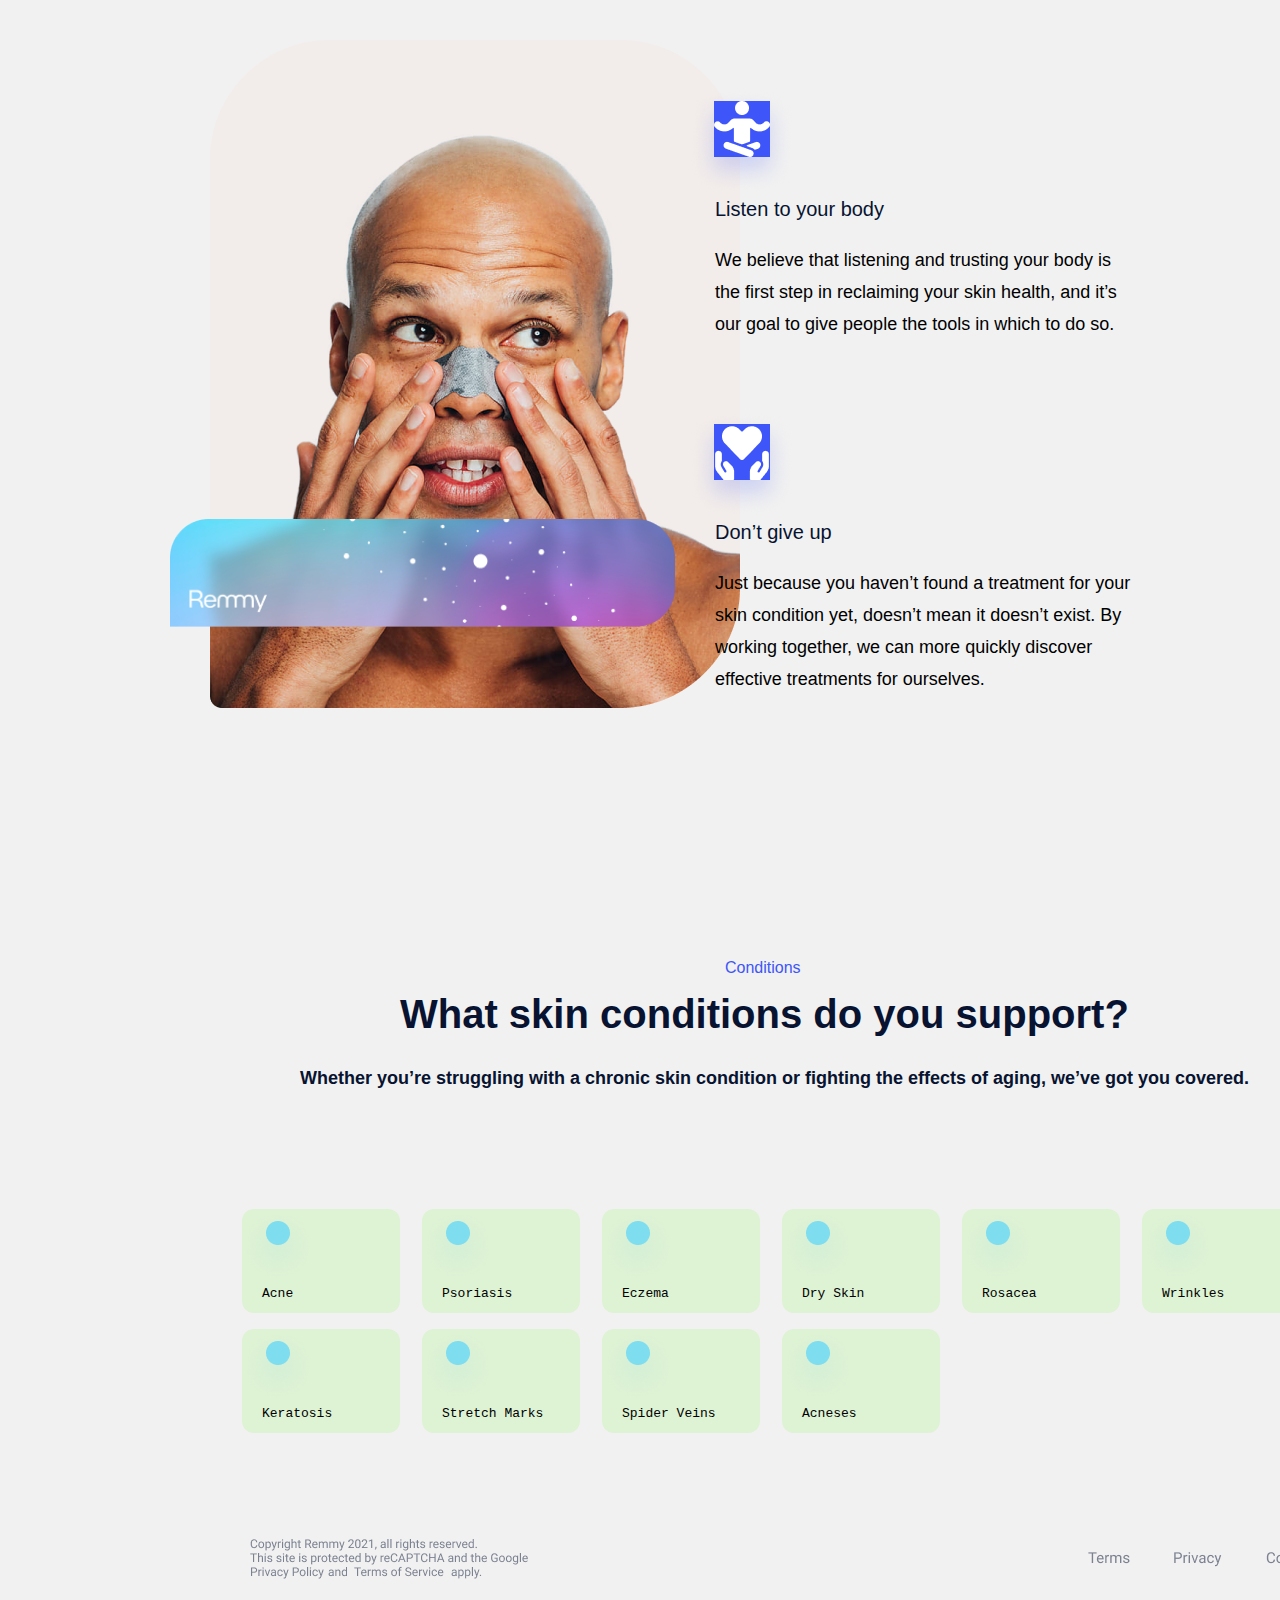
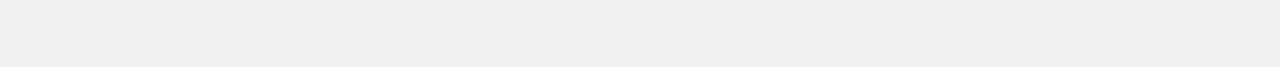
<file: ball/ball.html>
<!DOCTYPE html>
<html lang="en">
<head>
    <meta charset="UTF-8">
    <meta http-equiv="X-UA-Compatible" content="IE=edge">
    <meta name="viewport" content="width=device-width, initial-scale=1.0">
    <title>Document</title>
    <link rel="stylesheet" href="./ball.css">
</head>
<body>
    <div class="div1">
        <img class="img1" src="./image 1.png" alt="">
        <ul class="ul">
            <li class="li">For Patients</li>
            <li class="li">For Doctors</li>
        </ul>
        <button class="btn">Request Invite</button>
    </div>
    <div class="div2">
        <div class="div3">
            <h1 class="finally">Finally get the answers <br> needed for healthy skin</h1>
            <p class="remmy">Remmy helps you uncover the most effective skin care <br> treatments by letting you test and track products with <br> others.</p>
            <div class="div4">
                <p class="enter">Enter email...</p>
                <button class="request">Request Invite</button>
            </div>
        </div>
        <div class="div5">
            <img class="img2" src="./Rectangle.png" alt="">
        </div>
    </div>
    <div class="div6">
        <div class="div7">
            <img class="png1" src="./Rectangle (1).png" alt="">
        </div>
        <div class="div8">
            <p class="social">Social Biohacking</p>
            <h1 class="test">Test skin treatments <br> with others</h1>
            <p class="with">With social biohacking, you can build meaningful <br> connections with people suffering from the same skin <br> conditions as yourself.</p>
            <p class="with">You’ll be able to join together to test how effective <br> treatments and products actually are, as well as help <br> others by sharing the discoveries you’ve made from your <br> own unique skin health journey.</p>        
        </div>
    </div>
    <div class="div9">
        <div class="div10">
            <h1 class="discover">Discover new treatment options <br> through social biohacking. Here’s how</h1>
        </div>
        <div class="div11">
            <div class="div12">
                <img class="frpng" src="./Frame.png" alt="">
                <p class="track">Track a condition</p>
                <p class="using">Start by using Remmy to track the progress of your skin condition <br> over time. This will help establish a baseline in which our algorithm <br> can calculate the helpfulness of your treatments.</p>
            </div>
            <div class="div13">
                <img class="png3" src="./image 3.png" alt="">
            </div>
        </div>
        <div class="div11">
            <div class="div12">
                <img class="frpng" src="./Frame (1).png" alt="">
                <p class="track">Join a treatment</p>
                <p class="using">Start by using Remmy to track the progress of your skin condition <br> over time. This will help establish a baseline in which our algorithm <br> can calculate the helpfulness of your treatments.</p>
            </div>
            <div class="div13">
                <img class="png3" src="./image 2 (1).png" alt="">
            </div>
        </div>
        <div class="div11">
            <div class="div12">
                <img class="frpng" src="./Frame (2).png" alt="">
                <p class="track">Help others</p>
                <p class="using">Start by using Remmy to track the progress of your skin condition <br> over time. This will help establish a baseline in which our algorithm <br> can calculate the helpfulness of your treatments.</p>
            </div>
            <div class="div13">
                <img class="png3" src="./Rectangle (2).png" alt="">
            </div>
        </div>
        <div class="div14">
            <p class="stop">Stop accepting the idea that your skin condition isn't <br> curable. Healthy skin is everyone's birthright.</p>
            <img src="./Frame (3).png" alt="">
        </div>
    </div>
    <div class="div15">
        <div class="div16">
            <img class="imgg" src="./Rectangle (3).png" alt="">
        </div>
        <div class="div17">
            <p class="support">Support</p>
            <h1 class="ofskin">A community of skin <br> care experts that have <br> your back</h1>
            <p class="Struggling">Struggling with skin health can be overwhelming and</p>
            <p class="isolating">isolating, whether you're dealing with scarring, wrinkles, or eczema. With Remmy, you <br> don’t have to do it alone.</p>
            <div class="div18">
                 <img class="img4" src="./Frame (4).png" alt="">
                 <span class="p1"> Scientific research monitoring</span>
            </div>
            <div class="div18">
                <img class="img4" src="./Frame (5).png" alt="">
                <span class="p1"> Scientific research monitoring</span>
           </div>
        </div>
    </div>
    <div class="div19">
        <div class="div20">
            <p class="about">About Remmy</p>
            <h1 class="healthy">Healthy skin is something <br> everyone deserves</h1>
            <p class="we">We believe all of us have a right to radiant and healthy skin, free from pain, blemishes, or <br> embarrassment.</p>
        </div>
        <div class="div21">
            <div class="div22">
                <img src="./Frame (6).png" alt="">
            </div>
            <div class="div23">
                <img class="img7" src="./Frame (7).png" alt="">
                <p class="listen">Listen to your body</p>
                <p class="believe">We believe that listening and trusting your body is <br> the first step in reclaiming your skin health, and it’s <br> our goal to give people the tools in which to do so.</p>
                <img class="frame8" src="./Frame (8).png" alt="">
                <p class="listen">Don’t give up</p>
                <p class="believe">Just because you haven’t found a treatment for your <br> skin condition yet, doesn’t mean it doesn’t exist. By <br> working together, we can more quickly discover <br> effective treatments for ourselves.</p>
            </div>
        </div>
          <p class="Conditions">Conditions</p>
          <h1 class="doyou">What skin conditions do you support?</h1>
          <h1 class="whether">Whether you’re struggling with a chronic skin condition or fighting the effects of aging, we’ve got you covered.</h1>
          <div class="div24">
              <div class="div25">
                  <img src="./Rectangle (5).png" alt="">
                  <p>Acne</p>
              </div>
              <div class="div25">
                <img src="./Rectangle (5).png" alt="">
                <p>Psoriasis</p>
            </div>
            <div class="div25">
                <img src="./Rectangle (5).png" alt="">
                <p>Eczema</p>
            </div>
            <div class="div25">
                <img src="./Rectangle (5).png" alt="">
                <p>Dry Skin</p>
            </div>
            <div class="div25">
                <img src="./Rectangle (5).png" alt="">
                <p>Rosacea</p>
            </div>
            <div class="div25">
                <img src="./Rectangle (5).png" alt="">
                <p>Wrinkles</p>
            </div>
            <div class="div25">
                <img src="./Rectangle (5).png" alt="">
                <p>Keratosis</p>
            </div>
            <div class="div25">
                <img src="./Rectangle (5).png" alt="">
                <p>Stretch Marks</p>
            </div>
            <div class="div25">
                <img src="./Rectangle (5).png" alt="">
                <p>Spider Veins</p>
            </div>
            <div class="div25">
                <img src="./Rectangle (5).png" alt="">
                <p>Acneses</p>
            </div>
          </div>
    </div>
    <div class="div26">
        <img class="freame9" src="./Frame (9).png" alt="">
    </div>

    
    
</body>
</html>
</file>
<file: style.css>
*{
    margin: 0;
    padding: 0;
    box-sizing: border-box;
    font-family: sans-serif;
}

.top_nav{
    width: 100%;
    height: 40px;
    background-color: #adc9a6;
    display: flex;
    justify-content: center;
    align-items: center;
    color: #153c3c;
}

.top_nav>i{
    margin-right: 10px;
}

.nav{
    width: 100%;
    height: 100px;
    background-color: #153c3c;
}

.container{
    width: 90%;
    height: 100px;
    margin: 0px auto;
    display: flex;
    align-items: center;
}

.nav_collection{
    display: flex;
    list-style-type: none;
    padding-left: 72px;
    flex: 1;
}

.item{
    padding: 9px 25px;
}

.item>a{
    text-decoration: none;
    color: #fff;
}

.btn{
    padding: 8px 25px;
    font-size: 13px;
    border-radius: 4px;
    border: none;
    background-color: #adc9a6;
    color: #fff;
}

.banner{
    width: 90%;
    height: auto;
    margin: auto;
    text-align: center;
}

.light_btn{
    padding: 8px 16px; 
    font-size: 18px;
    border: none;
    border-radius: 4px;
    background-color: #f3f7f2;
    margin-top: 100px;
}

.banner_title{
    font-size: 62px;
    line-height: 80px;
    letter-spacing: 2.88px;
    color: #172426;
    font-weight: 500;
    padding-top: 20px;
}

.banner > img{
    width: 100%;
    margin-top: 109px;
}

.landing_pages{
    width: 90%;
    height: auto;
    margin: 68px auto;
    background-color: #fff;
    text-align: center;
}

.landing_wrapper{
    width: 90%;
    height: auto;
    background-color: #fff;
    display: flex;
    flex-wrap: wrap;
    margin: 100px auto;
}

.landing{
    width: 570px;
    height: 713px;
    background-color: #f3f7f2;
    margin: 20px;
    text-align: left;
    padding: 60px;
    border-radius: 10px;
}

.landing > p{
    font-size: 21px;
    color: #172426;
}

.landing > img{
    width: 100%;
    height: 100%;
    object-fit: contain;
    margin-top: 48px;
}

.div1{
    width: 90%;
    height: auto;
    margin: 0px auto;
    text-align: center;
}

.but{
    width: 125px;
    height: 48px;
    background-color: #f3f7f2;
    border: none;
    color: #153C3C;
    font-family: sans-serif;
    font-size: 18px;
    border-radius: 4px;
}

.comp{
    font-size: 60px;
    line-height: 80px;
    letter-spacing: 2.88px;
    color: #172426;
    font-weight: 500;
    padding-top: 21px;
}

.div2{
    width: 90%;
    height: auto;
    display: flex;
    flex-wrap: wrap;
    margin: 100px auto;
}

.div3{
    width: 570px;
    height: 713px;
    background-color: #f3f7f2;
    margin: 20px;
    text-align: left;
    padding: 60px;
    border-radius: 10px;
}

.div3 > p{
    font-size: 21px;
    color: #172426;
}

.div3 > img{
    width: 100%;
    height: 100%;
    object-fit: contain;
    margin-top: 48px;
}

.div4{
    width: 77%;
    height: 824px;
    margin: 0px auto;
    text-align: center;
}

.other{
    width: 93px;
    height: 48px;
    background-color: #f3f7f2;
    border: none;
    border-radius: 4px;
    font-size: 18px;
    font-family: sans-serif;
    color: #153C3C;
}

.add{
    font-family: sans-serif;
    font-size: 48px;
    letter-spacing: 2px;
    color: #172426;
    padding-top: 21px;
}

.div5{
    width: 100%;
    height: 600px;
    margin-top: 99px;
    display: flex;
    flex-wrap: wrap;
    justify-content: space-between;
     
}
.div6{
    width: 48%;
    height: 120px;
    background-color: #F2F8F8;
    border-radius: 12px;
    margin-top:10px;
    text-align: left;
    display: flex;
}

.cardu{
    font-family: sans-serif;
    font-size: 21px;
    color: #172426;
    letter-spacing: 1px;
    padding: 44px 40px;
}

.vector{
    width: 16.67px;
    height: 16.67px;
    color: #172426;
    margin-top: 51px;
    margin-left: 312px;
}

.div7{
    width: 77%;
    height: 304px;
    margin: 120px auto;
    background-image: url("./IMAGE\ \(48\).png");
    background-repeat: no-repeat;
    background-size: cover;
    border-radius: 8px;
}

.text_align{
    font-size: 36px;
    font-family: sans-serif;
    letter-spacing: 1.6px;
    color: #fff;
    padding-top: 63px;
    padding-left: 64px;
}

.div8{
    width: 373px;
    height: 48px;
    display: flex;
    margin-top: 33px;
    margin-left: 64px;
}

.pul{
    font-family: monospace;
    font-size: 40px;
    color: #ADC9A6;
}

.build{
    font-family: sans-serif;
    font-size: 12px;
    letter-spacing: 0.28px;
    color: #DDE4E4;
    padding-left: 10px;
    padding-top:  10px;
}

.purchase{
    width: 142px;
    height: 48px;
    background-color: #84A17D;
    border: none;
    border-radius: 8px;
    color:#fff;
    font-size: 13px;
    margin-left: 24px;
}

.div9{
    width: 100%;
    height: 723px;
    background-color: #153C3C;
    position: relative;
}

.div10{
    width: 77%;
    height: 582px;
    position: absolute;
    margin-left: 190px;
    margin-top: 100px;
    display: flex;
}

.beatiful{
    font-family: sans-serif;
    font-size: 34px;
    letter-spacing: 1.6px;
    color: #fff;
    font-weight: 500;
}

.allthe{
    font-family: sans-serif;
    color: #DDE4E4;
    font-size: 15px;
    letter-spacing: 0.33px;
    padding-top: 29px;
}

.div11 > img{
    margin-top: 373px;
}

.div11{
    width: 37%;
    height: 100%;
}

.div12{
    width: 63%;
    height: 100%;
    display: flex;
}

.ul{
    padding-left: 80px;
}

.li{
    list-style-type: none;
    font-family: sans-serif;
    font-size: 15px;
    line-height: 32px;
    color:  #6C8989;
}

.li1{
    list-style-type: none;
    font-family: sans-serif;
    font-size: 15px;
    line-height: 32px;
    color:  #6C8989;
    padding-left: 159px;
}
</file>
<file: ball/ball.css>
*{
    margin: 0;
    padding: 0;
    box-sizing: border-box;
}
body{
    background-color: rgb(241, 241, 241);
}

.div1{
    width: 100%;
    height: 70px;
    background-color: #fff;
    display: flex;
}

.img1{
    width: 123px;
    height: 36px;
    margin-left: 200px;
    margin-top: 15px;
}

ul{
    display: flex;
    list-style-type: none;
    padding-left: 44px;
}

.li{
    font-family: -apple-system, BlinkMacSystemFont, 'Segoe UI', Roboto, Oxygen, Ubuntu, Cantarell, 'Open Sans', 'Helvetica Neue', sans-serif;
    font-size: 17px;
    color: #071330;
    margin: 23px 20px;
}

.btn{
    width: 152px;
    height: 40px;
    background-color: #3D55F9;
    border-radius: 12px;
    color: #fff;
    font-size: 16px;
    border: none;
    font-family: -apple-system, BlinkMacSystemFont, 'Segoe UI', Roboto, Oxygen, Ubuntu, Cantarell, 'Open Sans', 'Helvetica Neue', sans-serif;
    margin-left: 544px;
    margin-top: 15px;
}

.div2{
    width: 100%;
    height: 593px;
    background-color: #fff;
    display: flex;
}
.div3{
    width: 49%;
    height: 100%;
}
.div5{
    width: 60%;
    height: 100%;
}

.finally{
    font-size: 43px;
    font-family: -apple-system, BlinkMacSystemFont, 'Segoe UI', Roboto, Oxygen, Ubuntu, Cantarell, 'Open Sans', 'Helvetica Neue', sans-serif;
    color: #071330;
    font-weight: 500;
    padding-top: 125px;
    padding-left: 170px;
}

.remmy{
    font-family: -apple-system, BlinkMacSystemFont, 'Segoe UI', Roboto, Oxygen, Ubuntu, Cantarell, 'Open Sans', 'Helvetica Neue', sans-serif;
    color: #071330;
    font-size: 18px;
    line-height: 32px;
    padding-top: 81px;
    padding-left: 170px;
}

.div4{
    width: 497px;
    height: 80px;
    background-color: #fff;
    border-radius: 20px;
    box-shadow: 0px 10px 15px rgba(7, 19, 48, 0.06);
    display: flex;
    margin-top: 12px;
    margin-left: 170px;
}

.enter{
    font-family: sans-serif;
    color: #071330;
    font-size: 17px;
    font-weight: bold;
    padding-top: 30px;
    padding-left: 32px;
}

.request{
    width: 172px;
    height: 56px;background-color: #3D55F9;
    border-radius: 12px;
    margin-left: 178px;
    margin-top: 12px;
    border: none;
    color: #fff;
    font-size: 16px;
    font-weight: bold;
    cursor: pointer;
    font-family: -apple-system, BlinkMacSystemFont, 'Segoe UI', Roboto, Oxygen, Ubuntu, Cantarell, 'Open Sans', 'Helvetica Neue', sans-serif;
}

.img2{
    width: 600px;
    height: 593px;
}

.div6{
    width: 100%;
    height: 1208px;
    display: flex;
}

.div7{
    width: 50%;
    height: 100%;
}

.div8{
    width: 50%;
    height: 100%;
}

.png1{
    width: 270px;
    height: 554px;
    margin-top: 234px;
    margin-left: 264px;
}

.social{
    font-size: 16px;
    font-family: sans-serif;
    color:  #3D55F9;
    padding-top: 303px;
    padding-left: 120px;
}

.test{
    font-family: sans-serif;
    font-size: 40px;
    color: #071330;
    line-height: 47px;
    padding-top: 20px;
    padding-left: 120px;
}

.with{
    font-family: sans-serif;
    font-size: 18px;
    color: #071330;
    line-height: 32px;
    padding-top: 33px;
    padding-left: 120px;
}

.div9{
    width: 100%;
    height: 2069px;
}

.div10{
    width: 100%;
    height: 95px;
    text-align: center;
}

.discover{
    font-family: monospace;
    font-size: 40px;
    line-height: 47px;

}

.div11{
    width: 100%;
    height: 431px;
    margin-top: 66px;
    display: flex;
}

.div12{
    width: 65%;
    height: 100%;
}

.div13{
    width: 35%;
    height: 100%;
}

.frpng{
    margin-left: 170px;
    margin-top: 50px;
}

.track{
    font-family: sans-serif;
    font-size: 20px;
    color: #071330;
    padding-left: 170px;
}

.using{
    font-family: sans-serif;
    font-size: 18px;
    line-height: 32px;
    color: rgba(7, 19, 48, 0.6);
    padding-left: 170px;
    padding-top: 23px;
}

.png3{
    width: 331px;
    height: 431px;
}

.div14{
    width: 100%;
    height: 244px;
    margin-top: 150px;
    text-align: center;
}

.stop{
    font-family: sans-serif;
    font-size: 27px;
    line-height: 56px;
    color: #F0BCA3;
}

.div14 > img{
    margin-top: 60px;
}

.div15{
    width: 100%;
    height: 554px;
    display: flex;
}

.div16{
    width: 50%;
    height: 100%;
}

.div17{
    width: 50%;
    height: 100%;
}

.imgg{
    width: 280px;
    height: 554px;
    margin-left: 264px;
}

.support{
    font-family: sans-serif;
    color: #3D55F9;
    font-size: 16px;
    padding-left: 80px;
}

.ofskin{
    font-family: sans-serif;
    font-size: 40px;
    color: #071330;
    line-height: 47px;
    padding-left: 80px;
    padding-top: 20px;
}

.Struggling{
    font-family: sans-serif;
    font-size: 18px;
    color: #071330;
    padding-top: 26px;
    padding-left: 80px;
}

.isolating{
    font-family: sans-serif;
    font-size: 12px;
    color: #071330;
    padding-left: 80px;
    padding-top: 10px;
}

.div18{
    width: 470px;
    height: 48px;
    display: flex;
    margin-left: 80px;
    margin-top: 71px;
}

.p1{
    font-family: sans-serif;
    font-size: 20px;
    color:  #071330;
    padding-top: 10px;
    padding-left: 26px;
}

.div19{
    width: 100%;
    height: 1760px;
}

.div20{
    width: 100%;
    height: 233px;
    text-align: center;
}

.about{
    color: #3D55F9;
    font-family: sans-serif;
    font-size: 16px;
}

.healthy{
    font-family: sans-serif;
    color: #071330;
    font-size: 40px;
    line-height: 40px;
    padding-top: 20px;
}

.we{
    font-family: sans-serif;
    font-size: 12px;
    line-height: 32px;
    color: #071330;
    padding-top: 33px;
}

.div21{
    width: 100%;
    height: 780px;
    margin-top: 112px;
    display: flex;
}

.div22{
    width: 50%;
    height: 100%;
}

.div23{
    width: 50%;
    height: 100%;
}

.div22 > img{
    padding-left: 170px;
}

.img7{
    margin-left: 50px;
    margin-top: 50px;
}

.listen{
    font-family: sans-serif;
    font-size: 20px;
    color: #071330;
    padding-left: 75px;
}

.believe{
    font-family: sans-serif;
    font-size: 18px;
    padding-left: 75px;
    padding-top: 23px;
    line-height: 32px;
}

.frame8{
    margin-top: 72px;
    margin-left: 50px;
}

.Conditions{
    font-family: sans-serif;
    font-size: 16px;
    color: #3D55F9;
    padding-left: 725px;
    padding-top: 140px;
}

.doyou{
    font-family: sans-serif;
    font-size: 40px;
    color: #071330;
    padding-left: 400px;
    padding-top: 15px;
}

.whether{
    font-family: sans-serif;
    color: #071330;
    font-size: 18px;
    padding-top: 31px;
    padding-left: 300px;
}

.div24{
    width: 1100px;
    height: 240px;
    margin-left: 220px;
    margin-top: 120px;
    display: flex;
    flex-wrap: wrap;
}

.div25{
    width: 158px;
    height: 104px;
    background-color: rgba(81, 255, 0, 0.116);
    border-radius: 12px;
    margin-left: 22px;
}

.div25 > p{
    padding-left: 20px;
    font-family: monospace;
}

.div26{
    width: 100%;
    height: 209px;
}

.freame9{
    margin-left: 250px;
}
</file>
